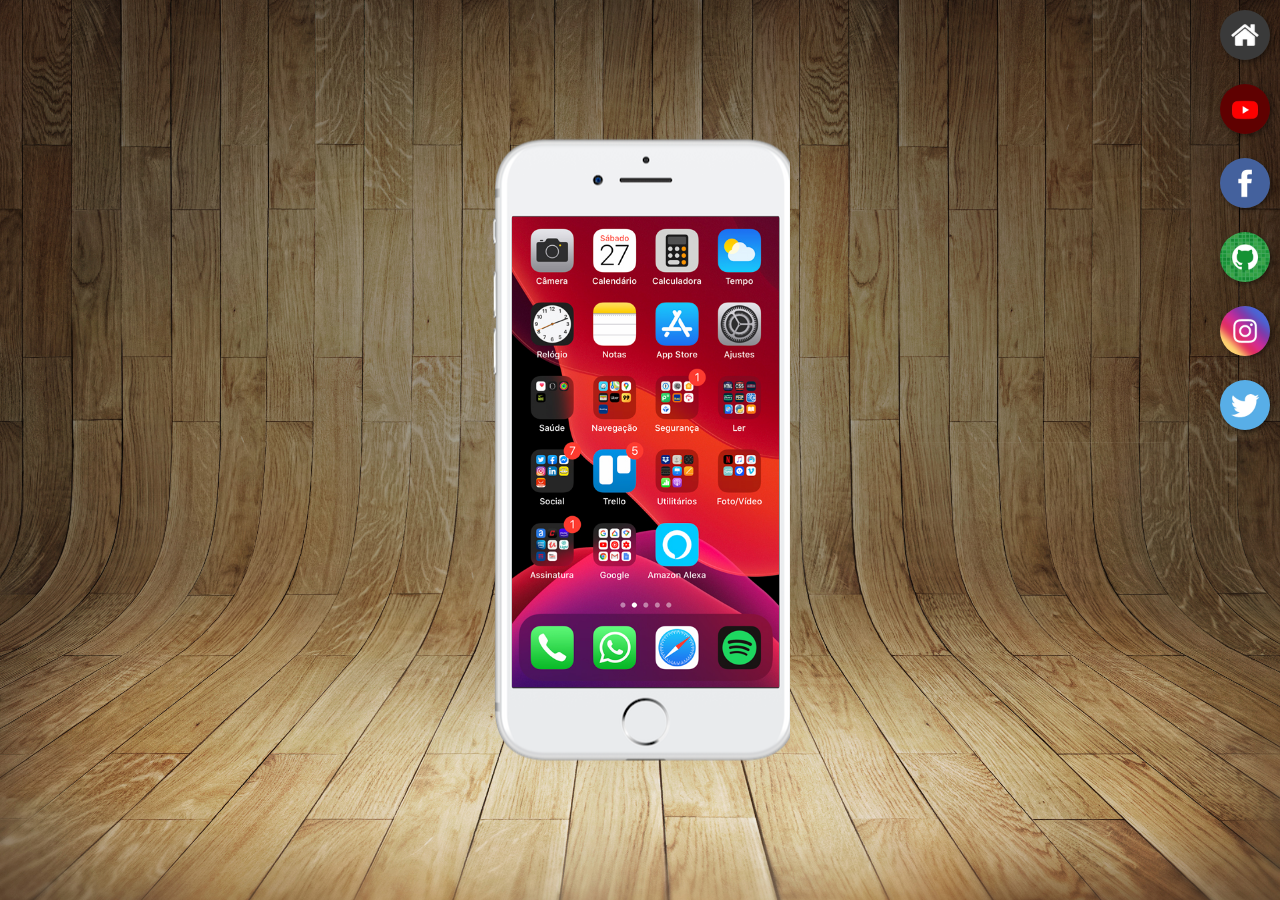
<file: index.html>
<!DOCTYPE html>
<html lang="pt-br">
<head>
    <meta charset="UTF-8">
    <meta name="viewport" content="width=device-width, initial-scale=1.0">
    <link rel="shortcut icon" href="favicon.ico" type="image/x-icon">
    <link rel="stylesheet" href="estilos/style.css">
    <title>Projetos Redes Sociais</title>
</head>
<body>
    <main>
        <section id="telefone">
            <iframe src="home.html" name="tela" id="tela" frameborder="0">
                Seu navegador não é compatível com isso.
            </iframe>
        </section>
        <section id="redes-sociais">
            <a href="home.html" target="tela"><img src="imagens/logo-home.jpg" alt="Home"></a><br>
            <a href="youtube.html" target="tela"><img src="imagens/logo-youtube.jpg" alt="Youtube"></a><br>
            <a href="facebook.html" target="tela"><img src="imagens/logo-facebook.jpg" alt="Facebook"></a><br>
            <a href="github.html" target="tela"><img src="imagens/logo-github.jpg" alt="Github"></a><br>
            <a href="instagram.html" target="tela"><img src="imagens/logo-instagram.jpg" alt="Instagram"></a><br>
            <a href="twitter.html" target="tela"><img src="imagens/logo-twitter.jpg" alt="Twitter"></a>
        </section>
    </main>
</body>
</html>
</file>
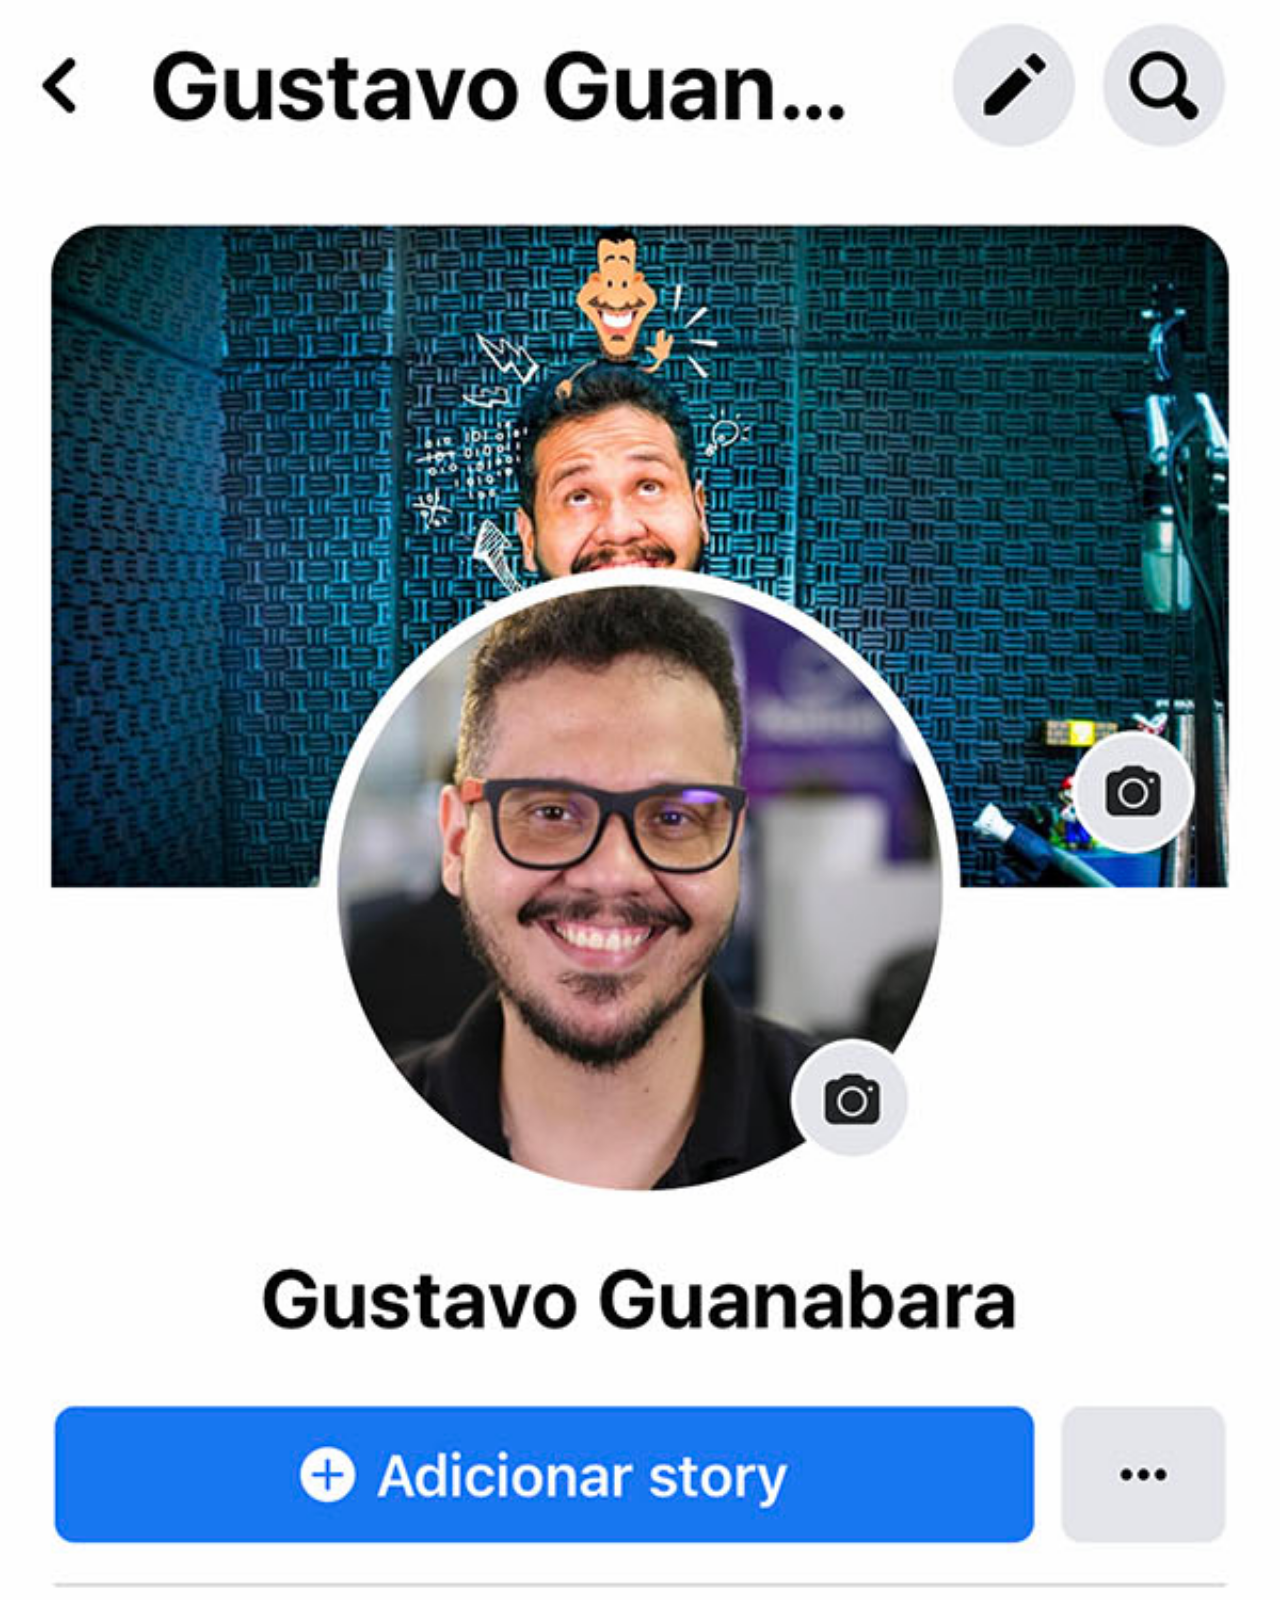
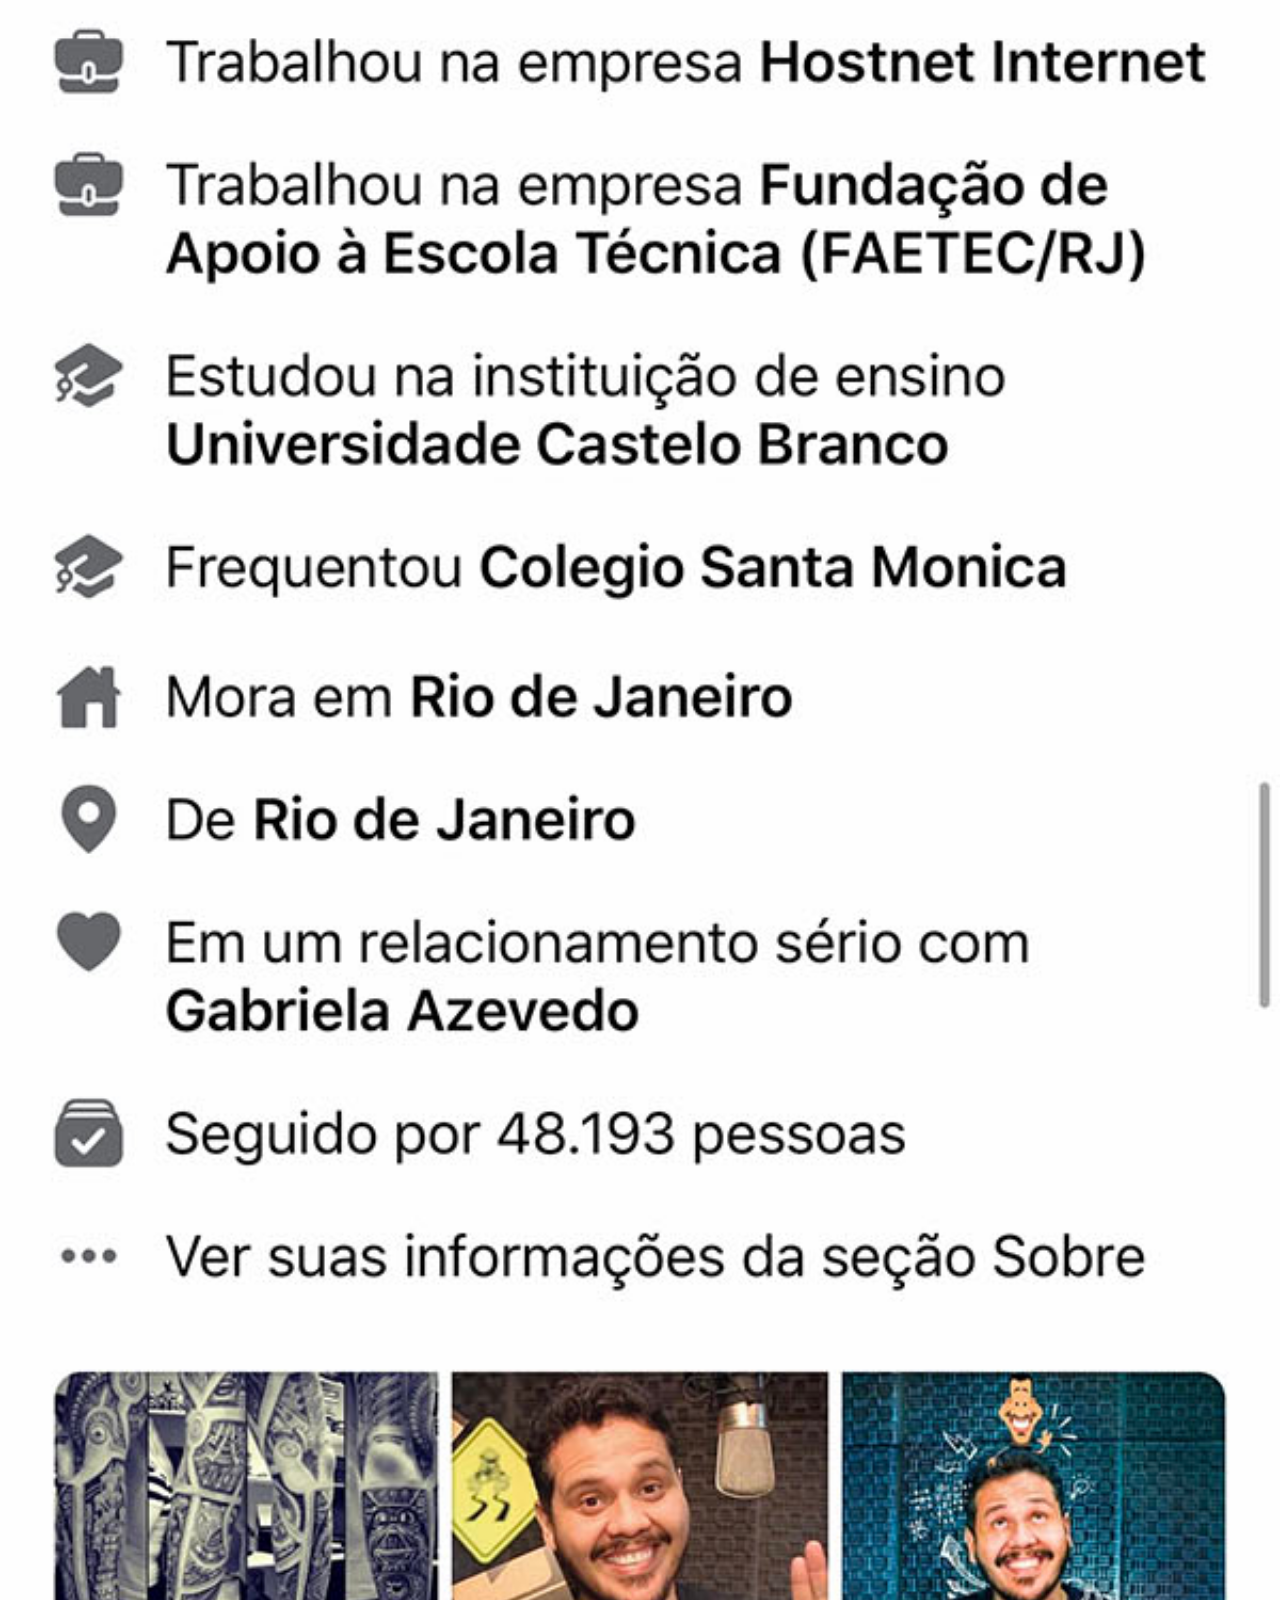
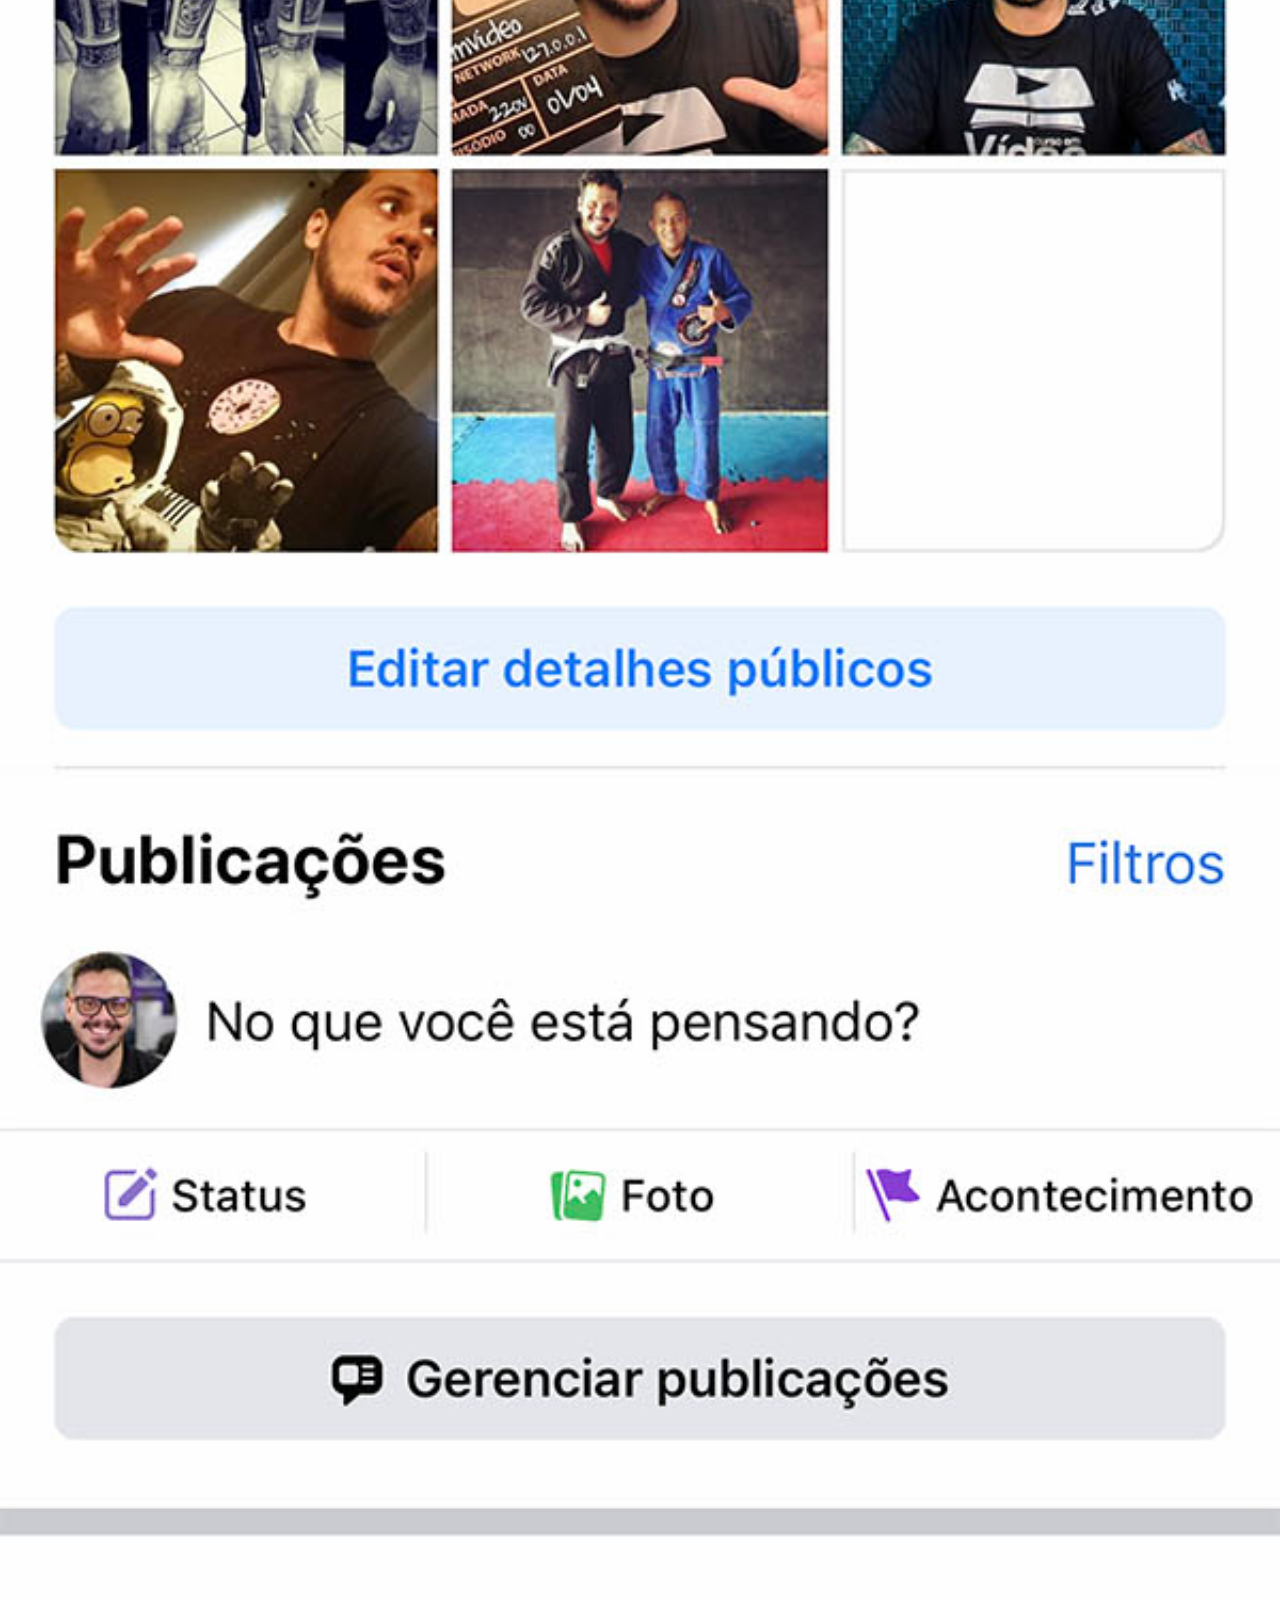
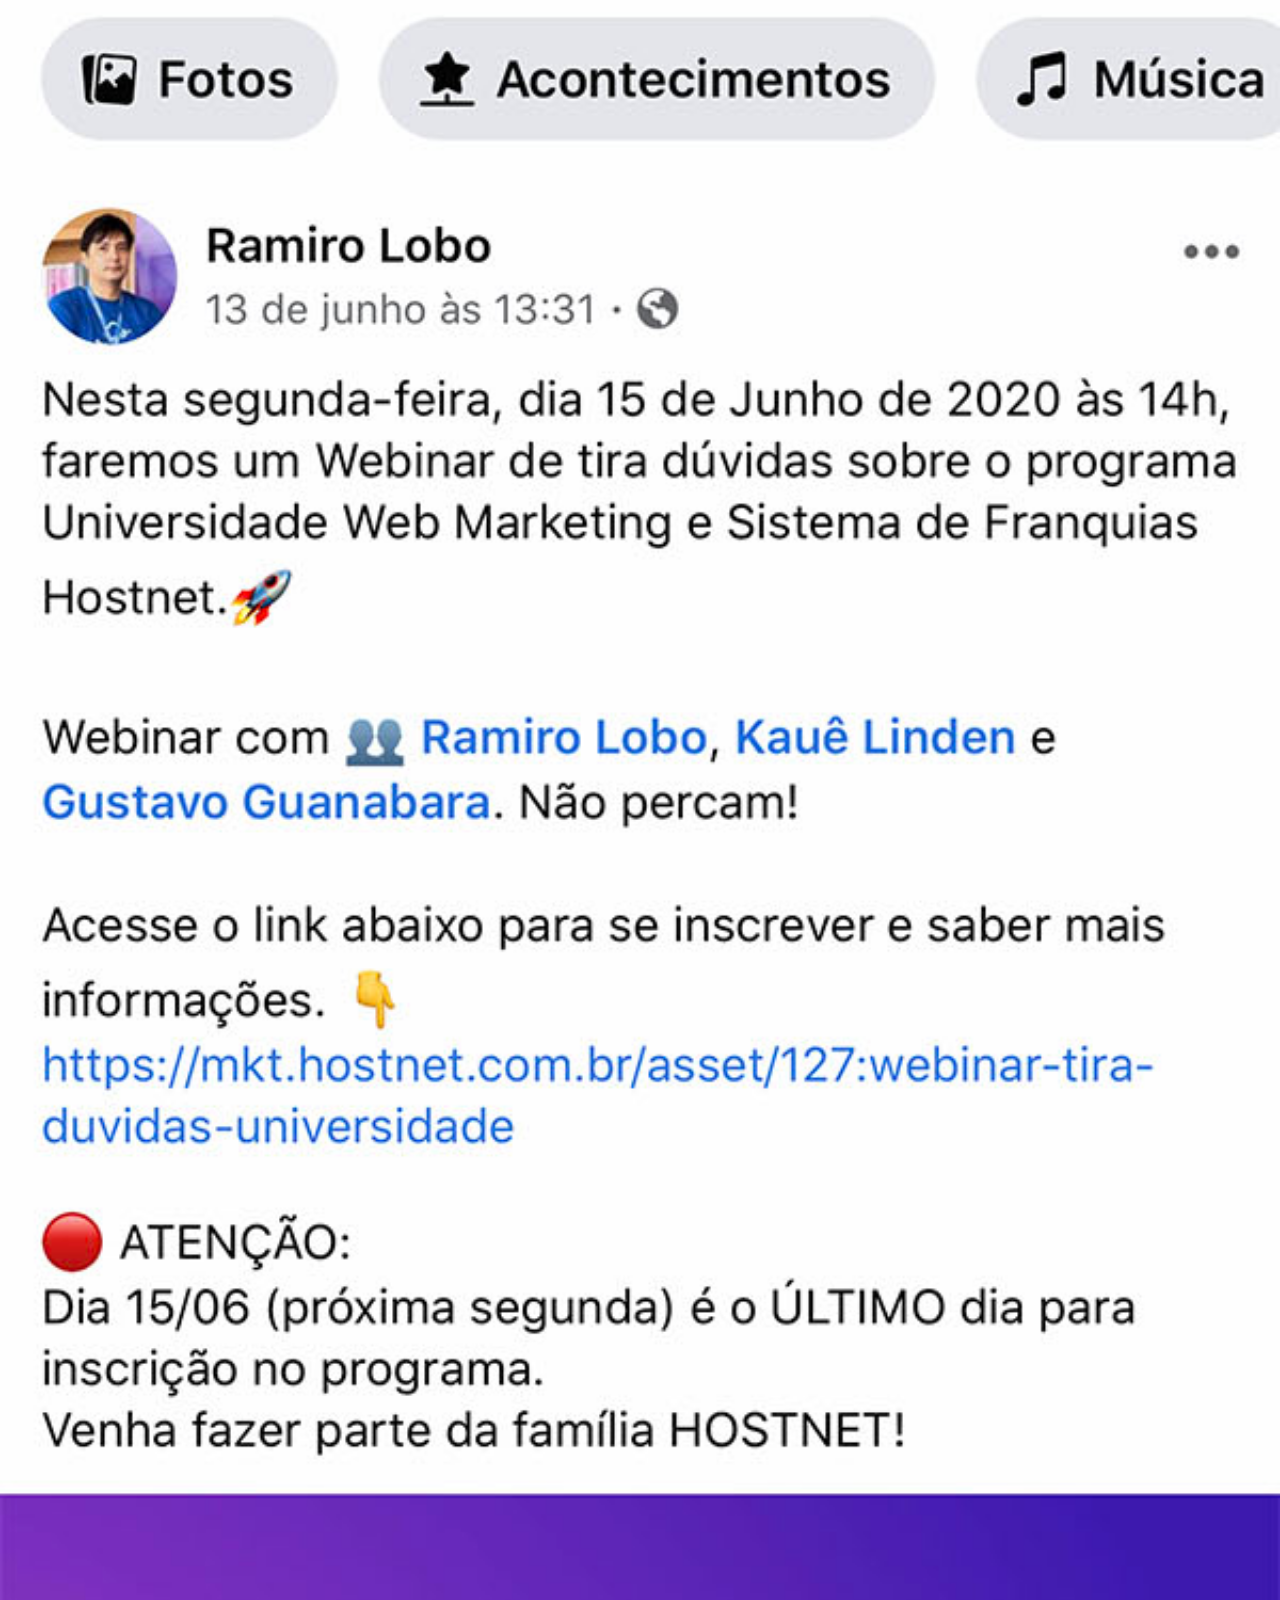
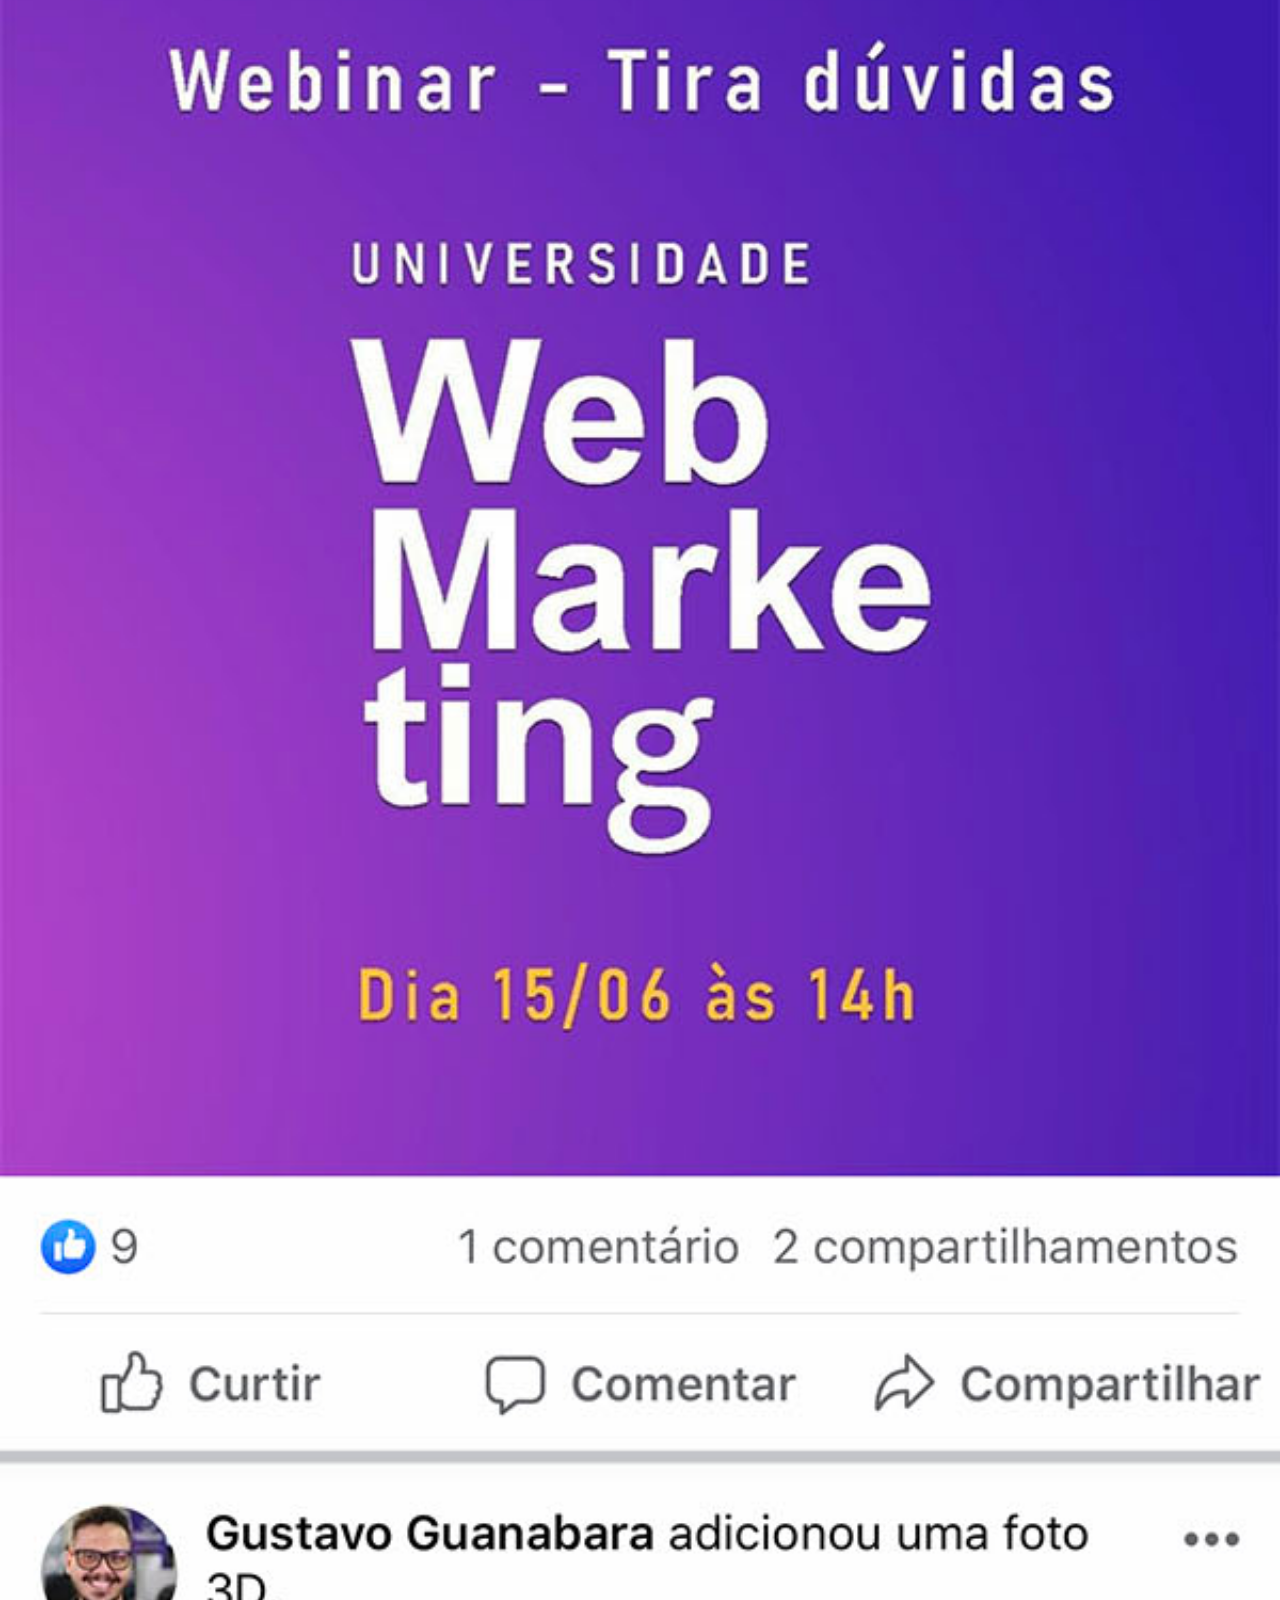
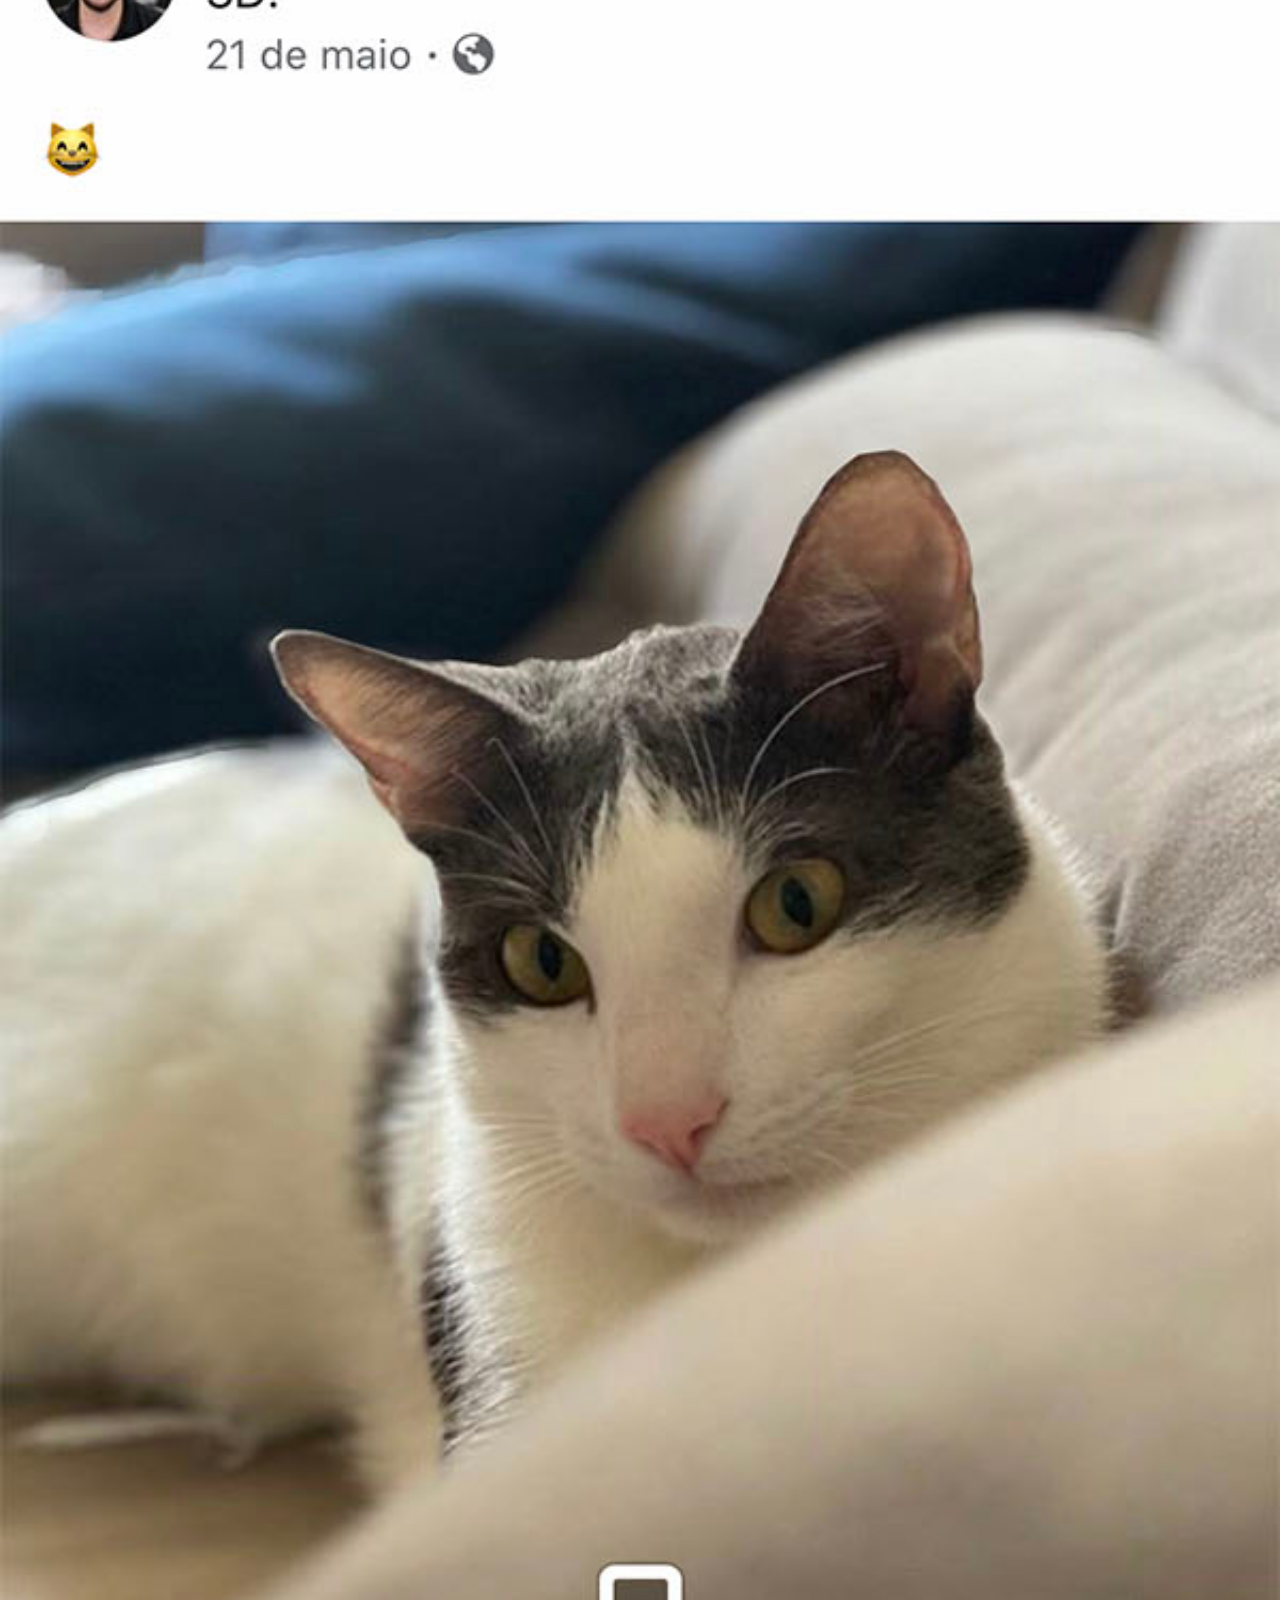
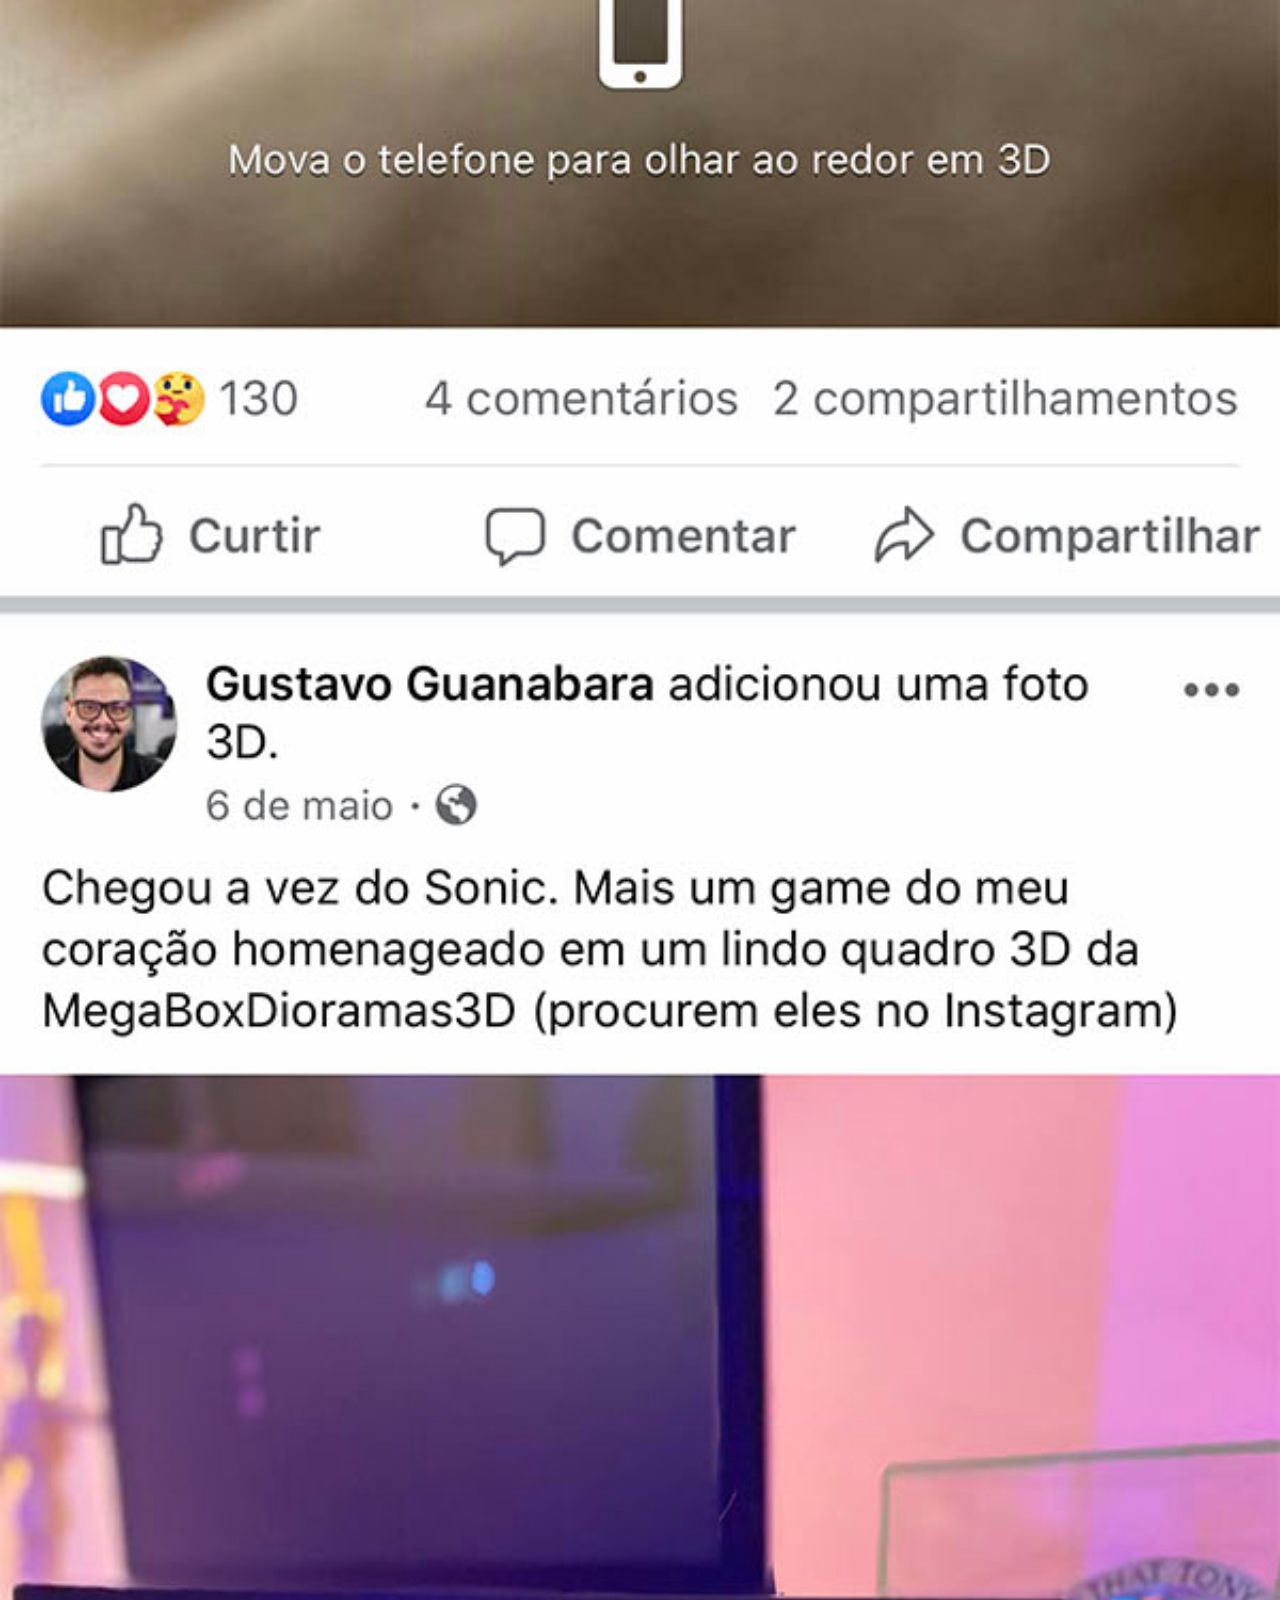
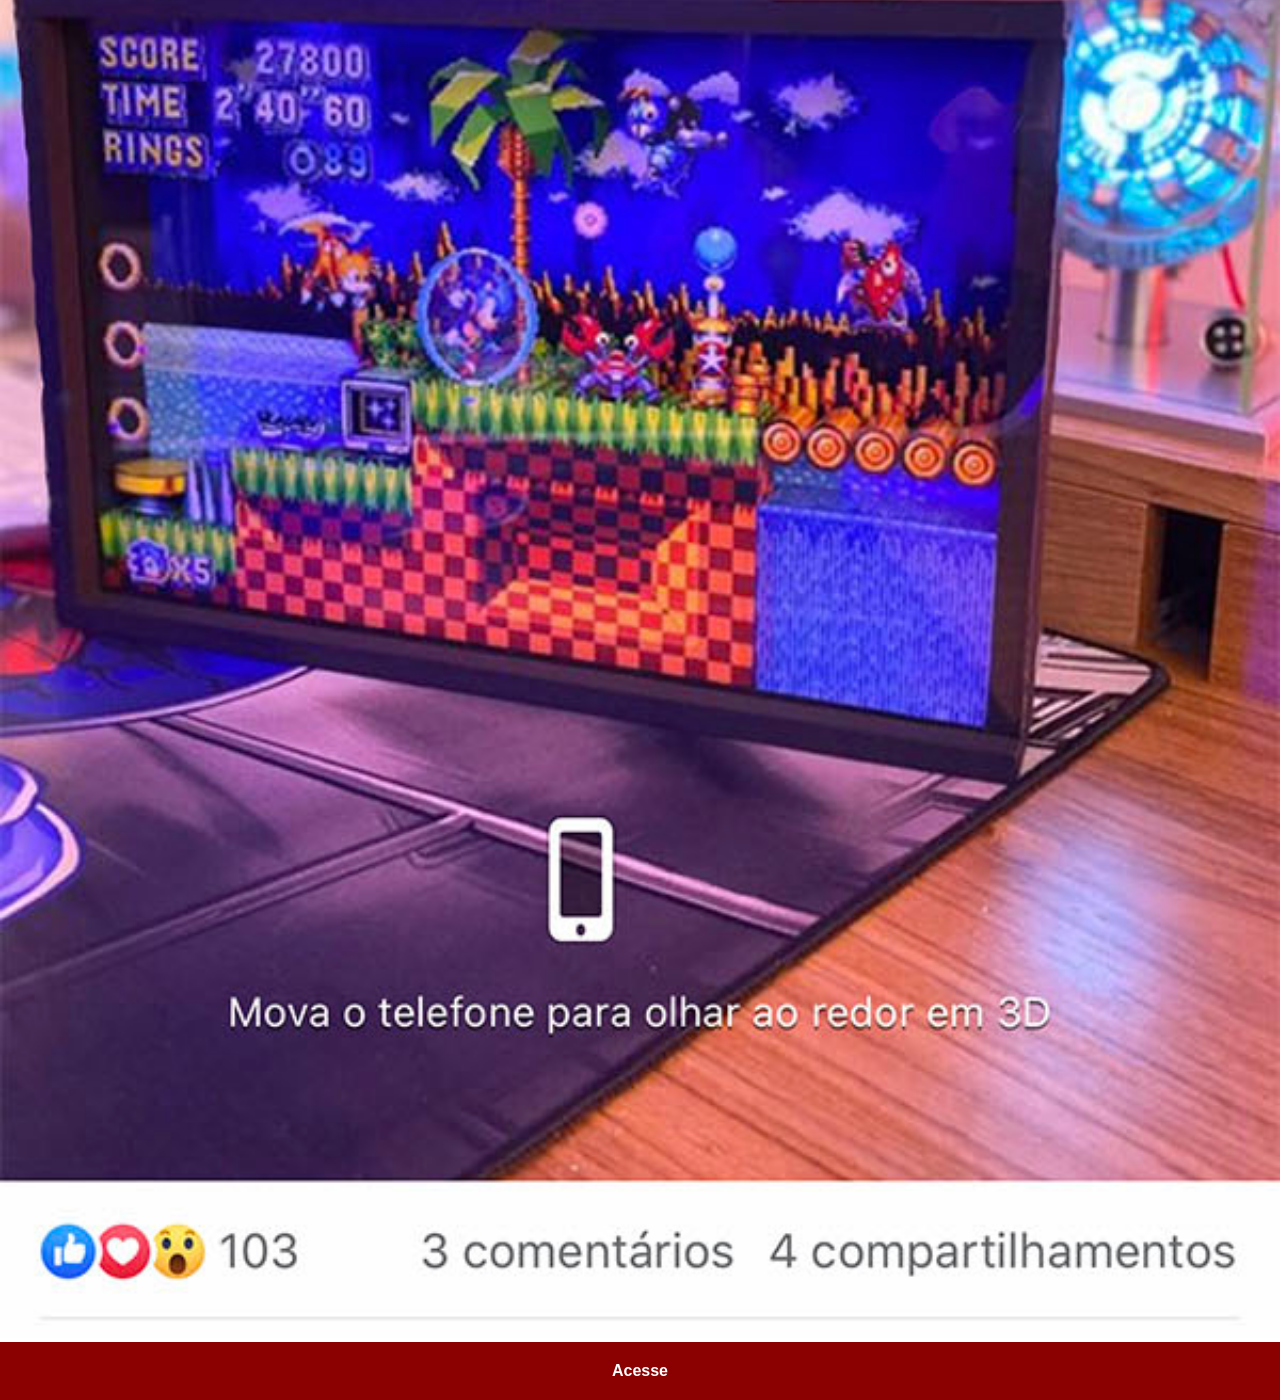
<file: facebook.html>
<!DOCTYPE html>
<html lang="pt-br">
<head>
    <meta charset="UTF-8">
    <meta name="viewport" content="width=device-width, initial-scale=1.0">
    <title>Facebook</title>
    <link rel="stylesheet" href="estilos/social.css">
</head>
<body>
    <img src="imagens/tela-facebook.jpg" alt="Facebook">
    <a href="https://www.facebook.com/?locale=pt_BR" target="_blank">Acesse</a>
</body>
</html>
</file>
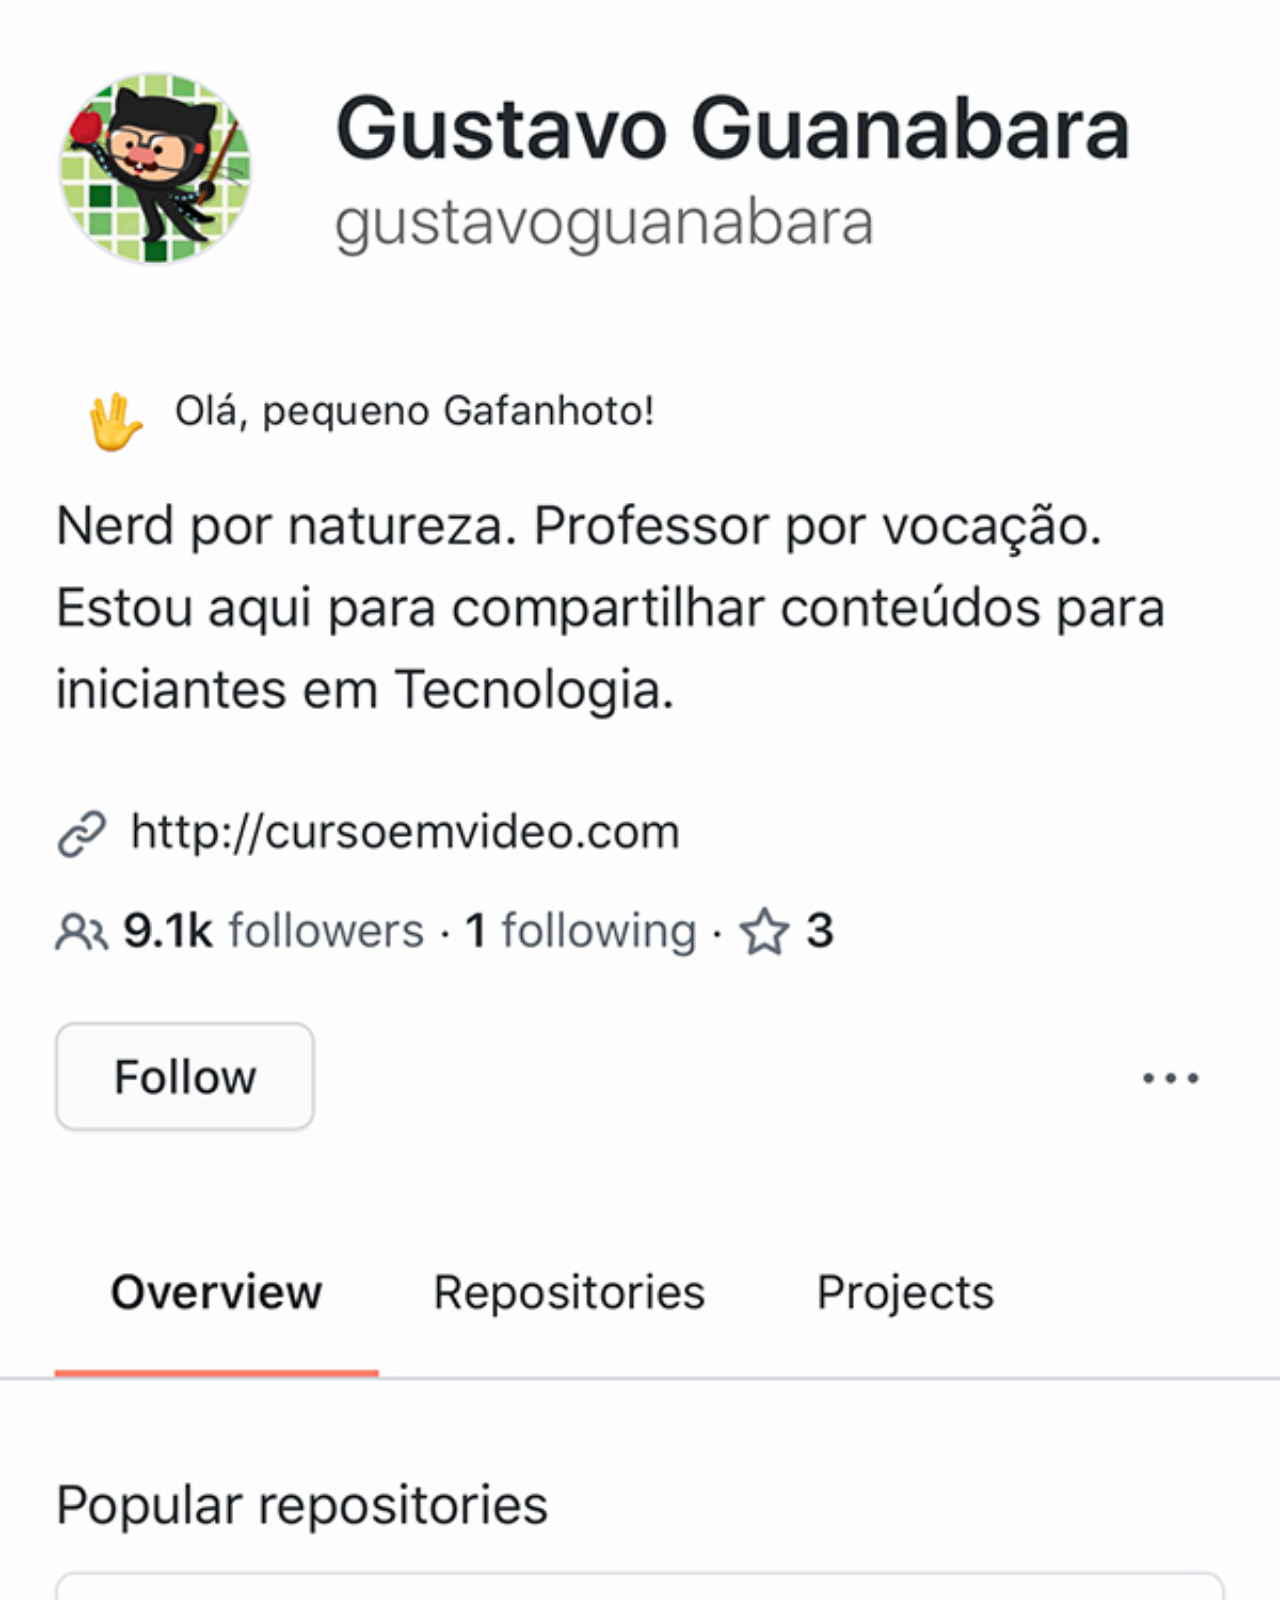
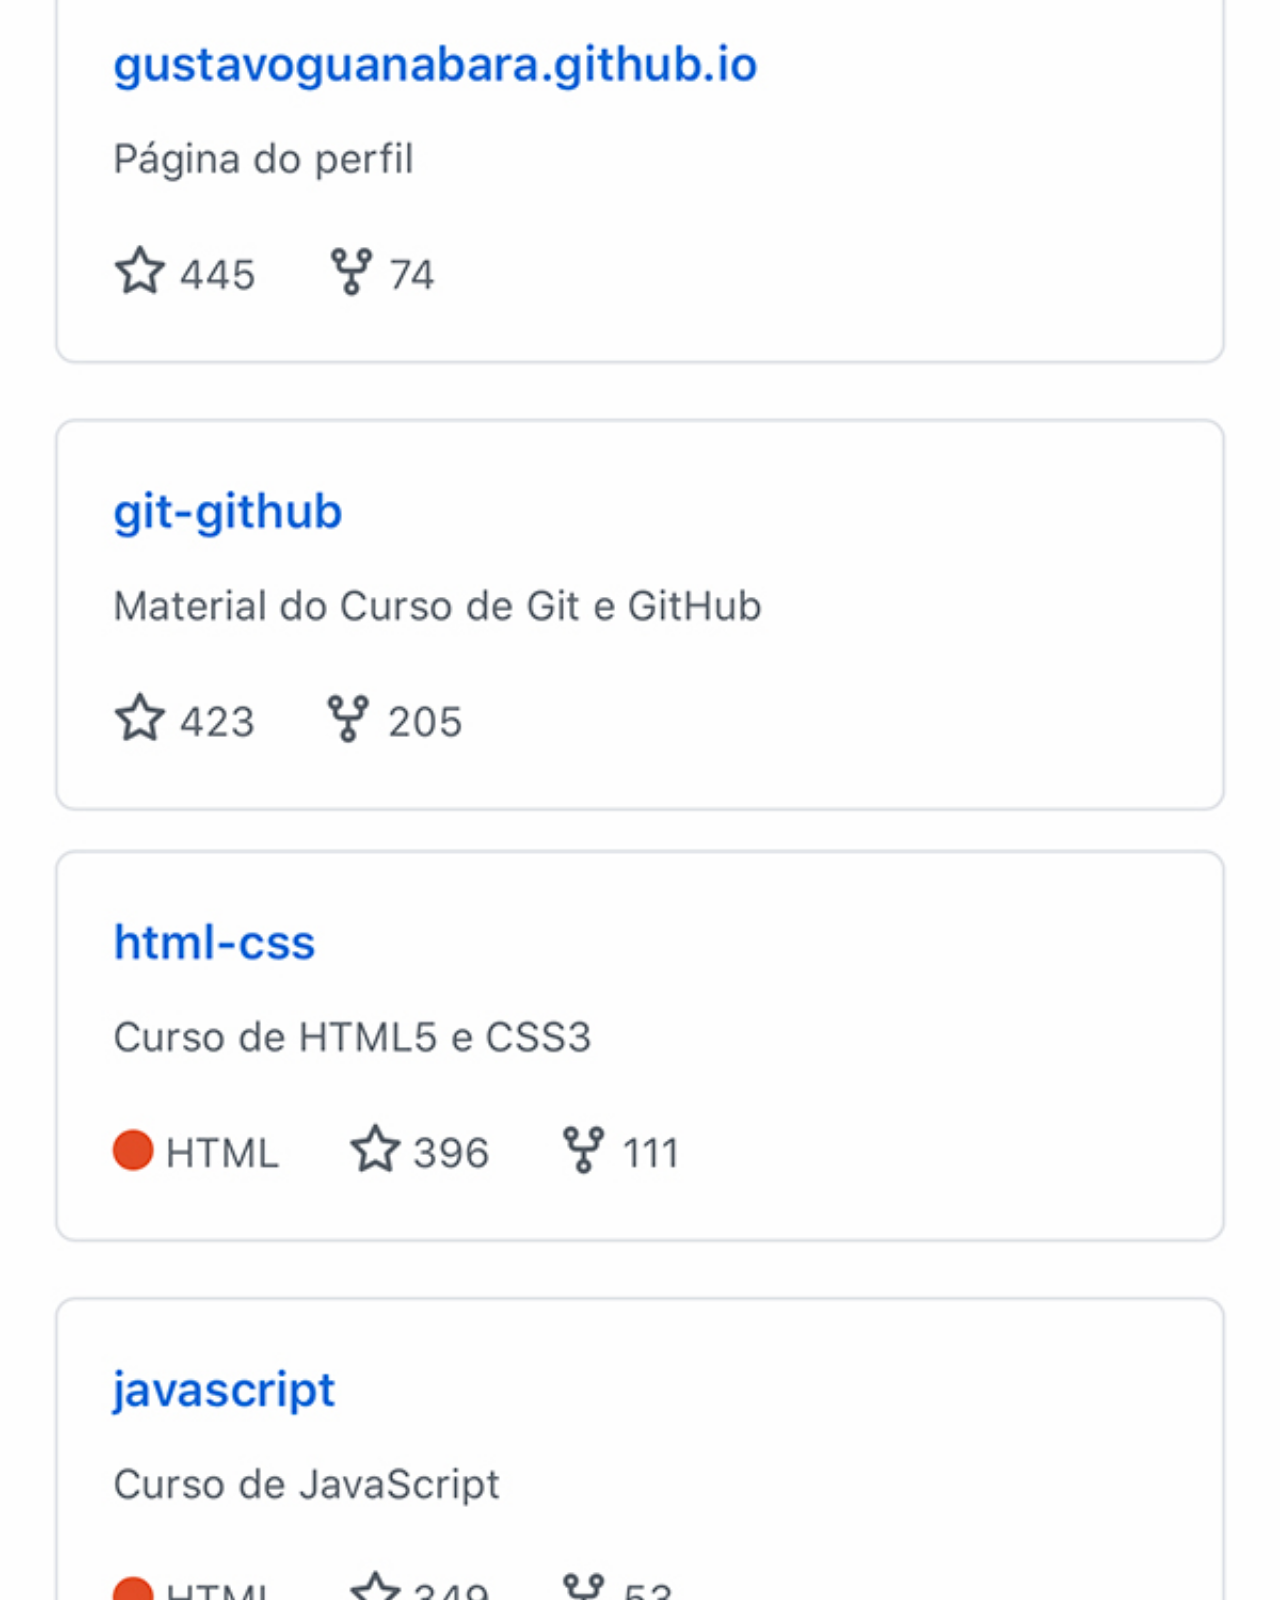
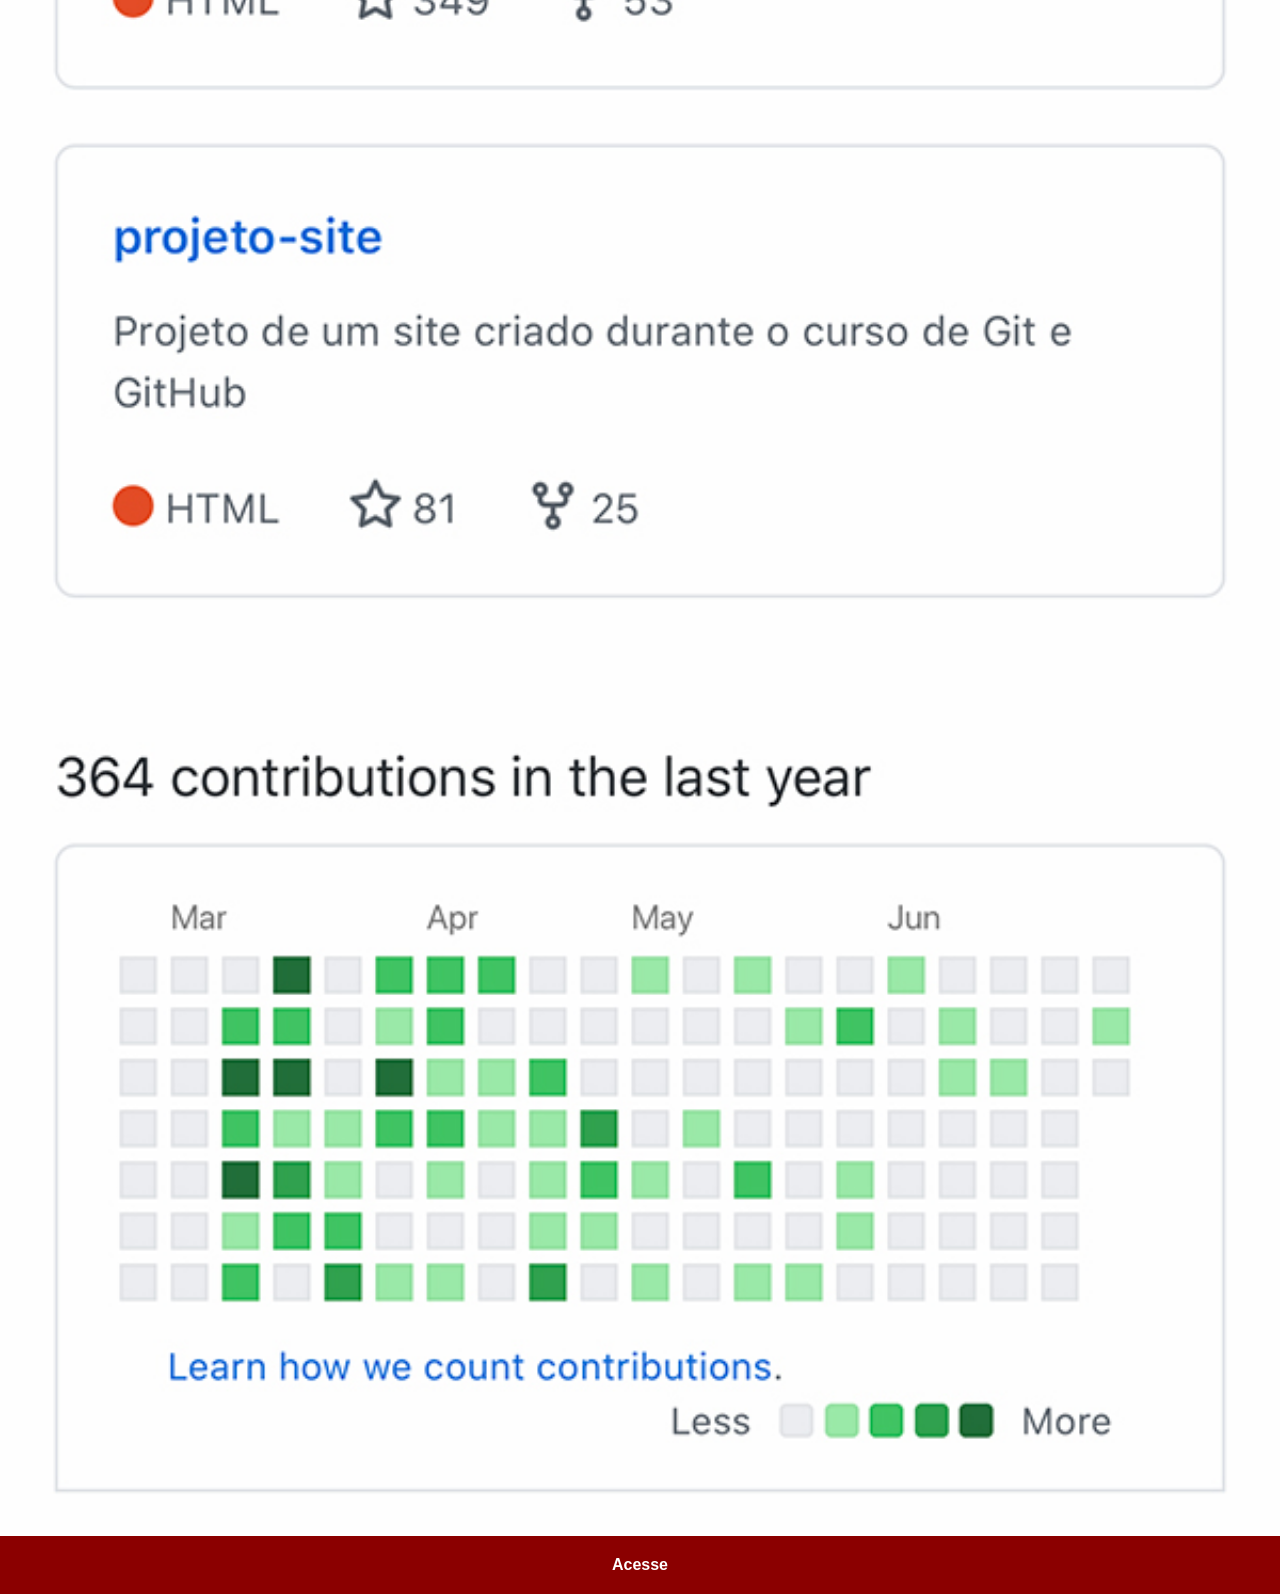
<file: github.html>
<!DOCTYPE html>
<html lang="pt-br">
<head>
    <meta charset="UTF-8">
    <meta name="viewport" content="width=device-width, initial-scale=1.0">
    <title>Github</title>
    <link rel="stylesheet" href="estilos/social.css">
</head>
<body>
    <img src="imagens/tela-github.jpg" alt="Github">
    <a href="https://github.com/MBS2025" target="_blank">Acesse</a>
</body>
</html>
</file>
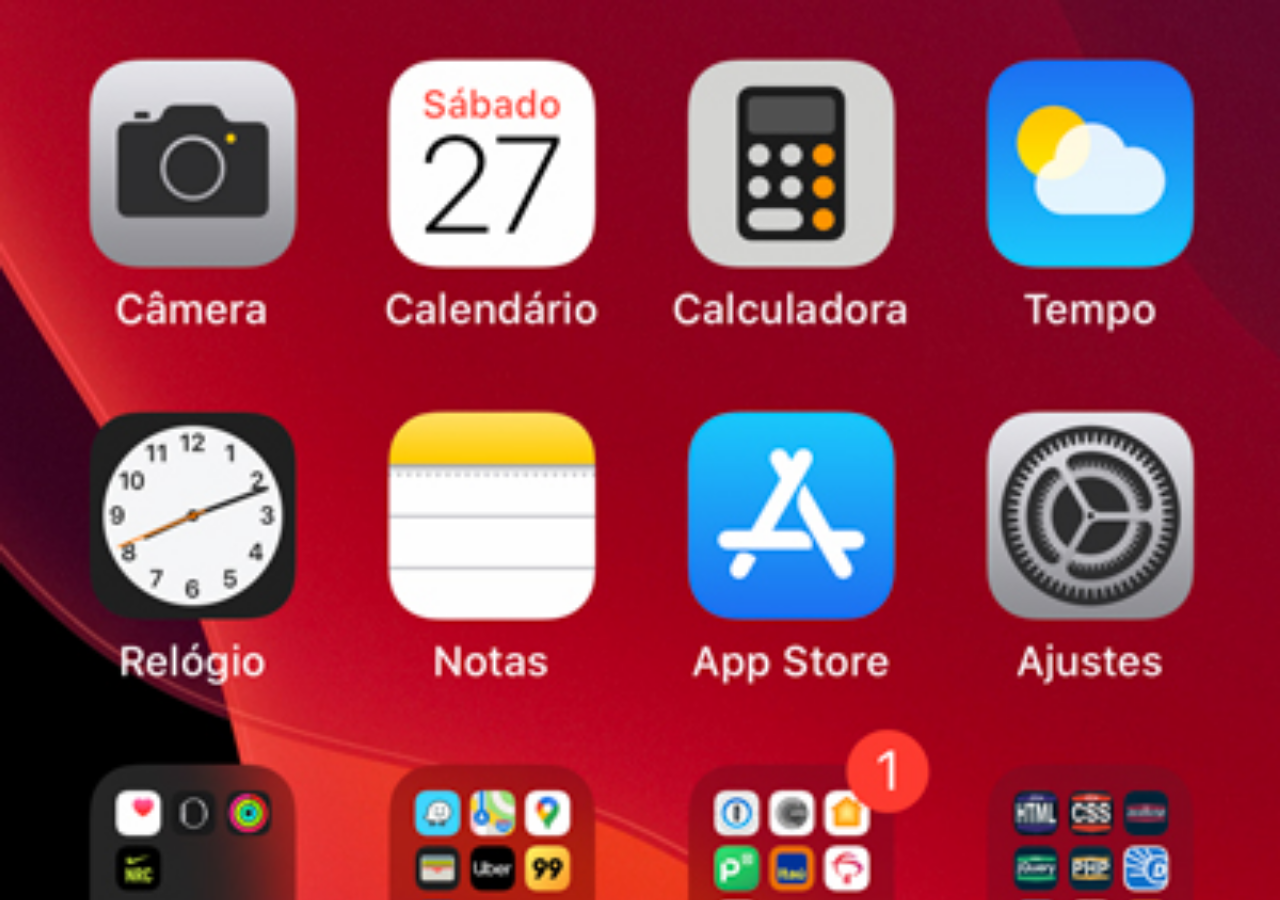
<file: home.html>
<!DOCTYPE html>
<html lang="pt-br">
<head>
    <meta charset="UTF-8">
    <meta name="viewport" content="width=device-width, initial-scale=1.0">
    <title>Home</title>
</head>
<style>
    * {
        margin: 0px;
        padding: 0px;
    }

    body {
        width: 100vw;
        height: 100vh;
        background: black url('imagens/tela-home.jpg') no-repeat top center;
        background-size: cover;
    }
</style>
<body>
    
</body>
</html>
</file>
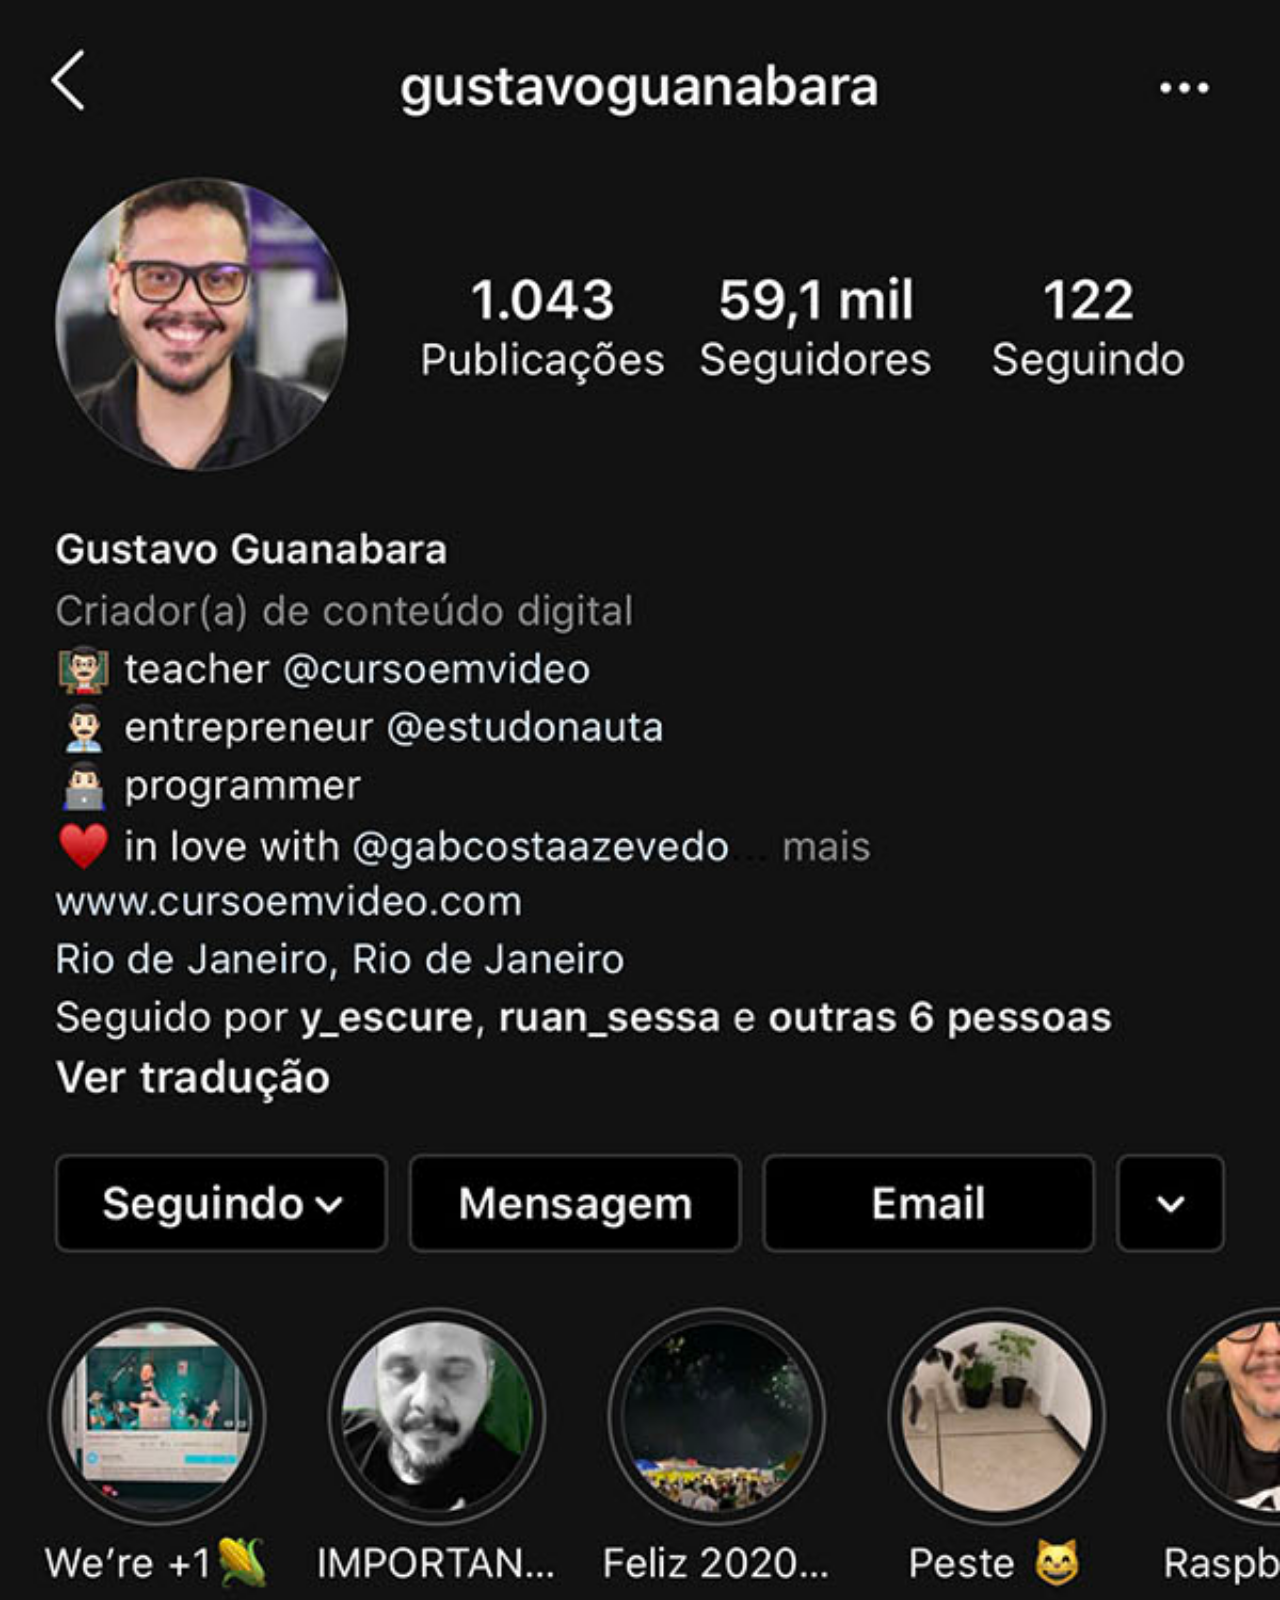
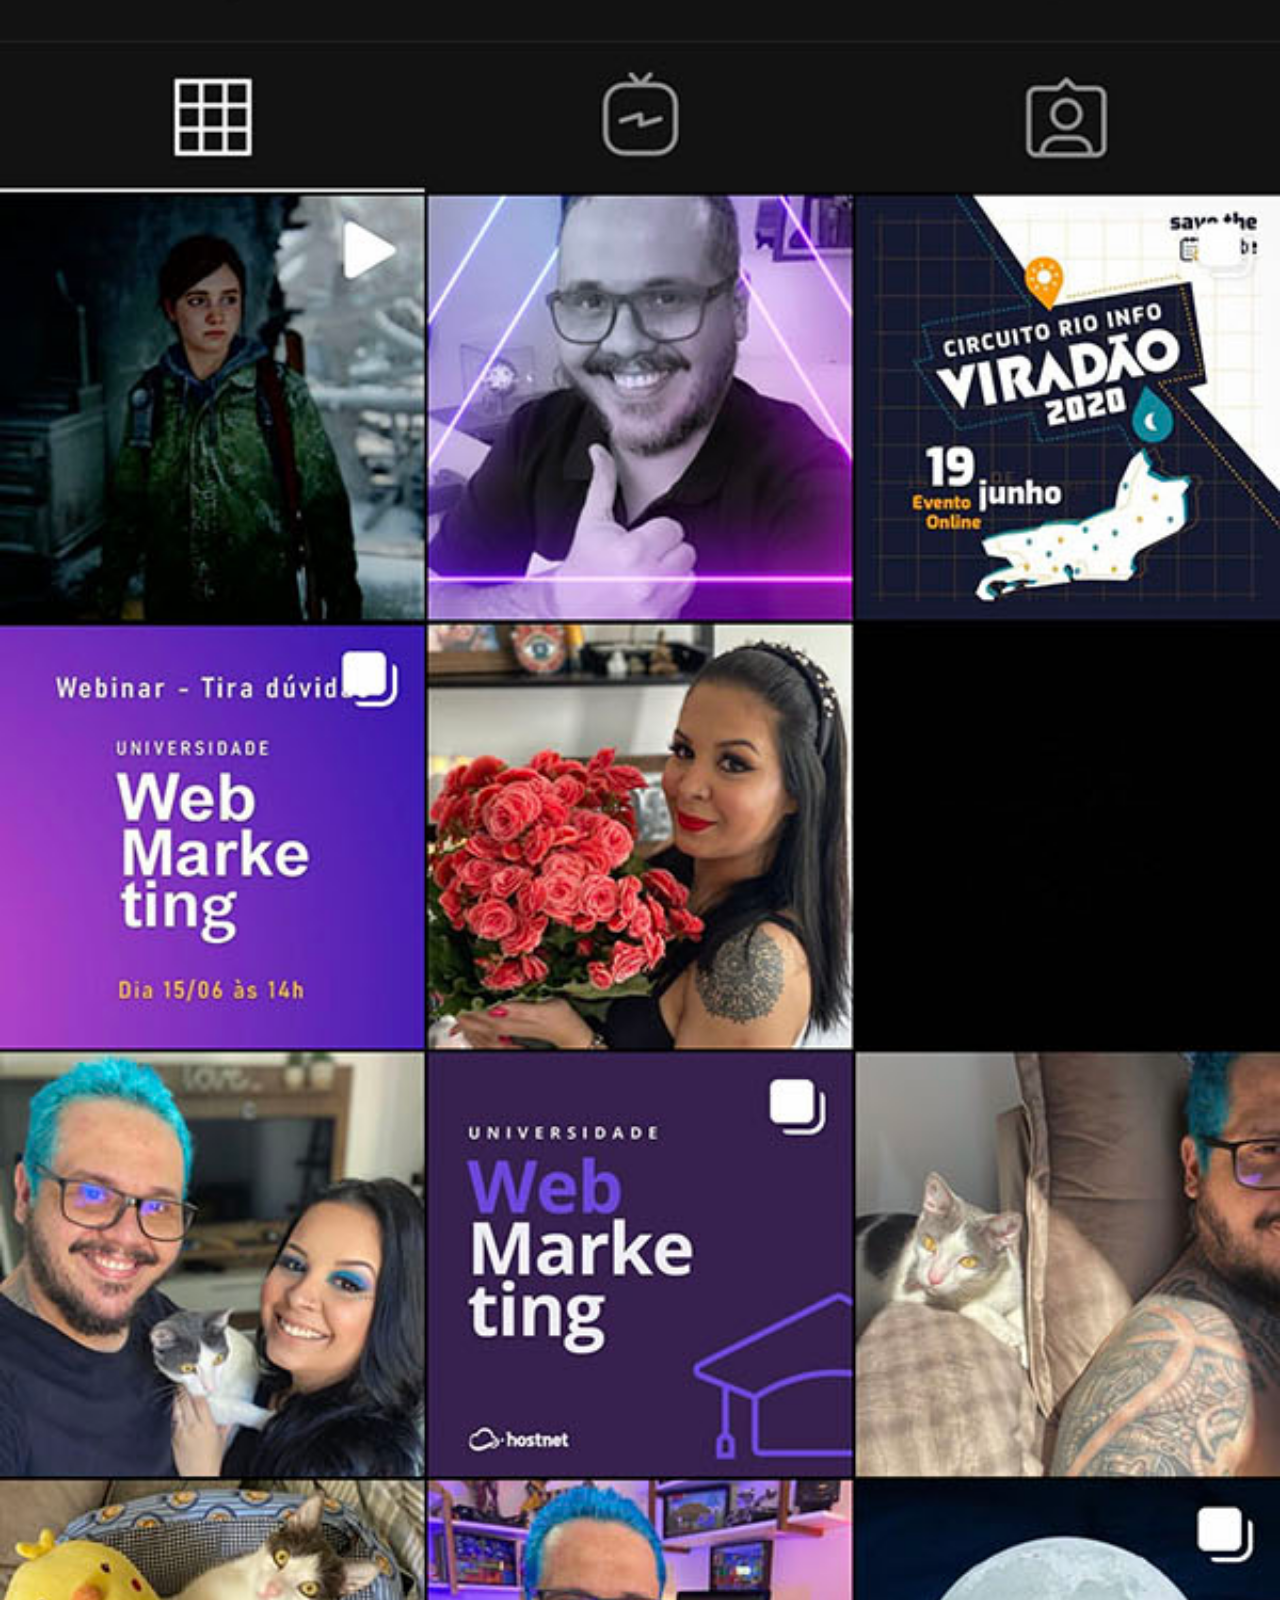
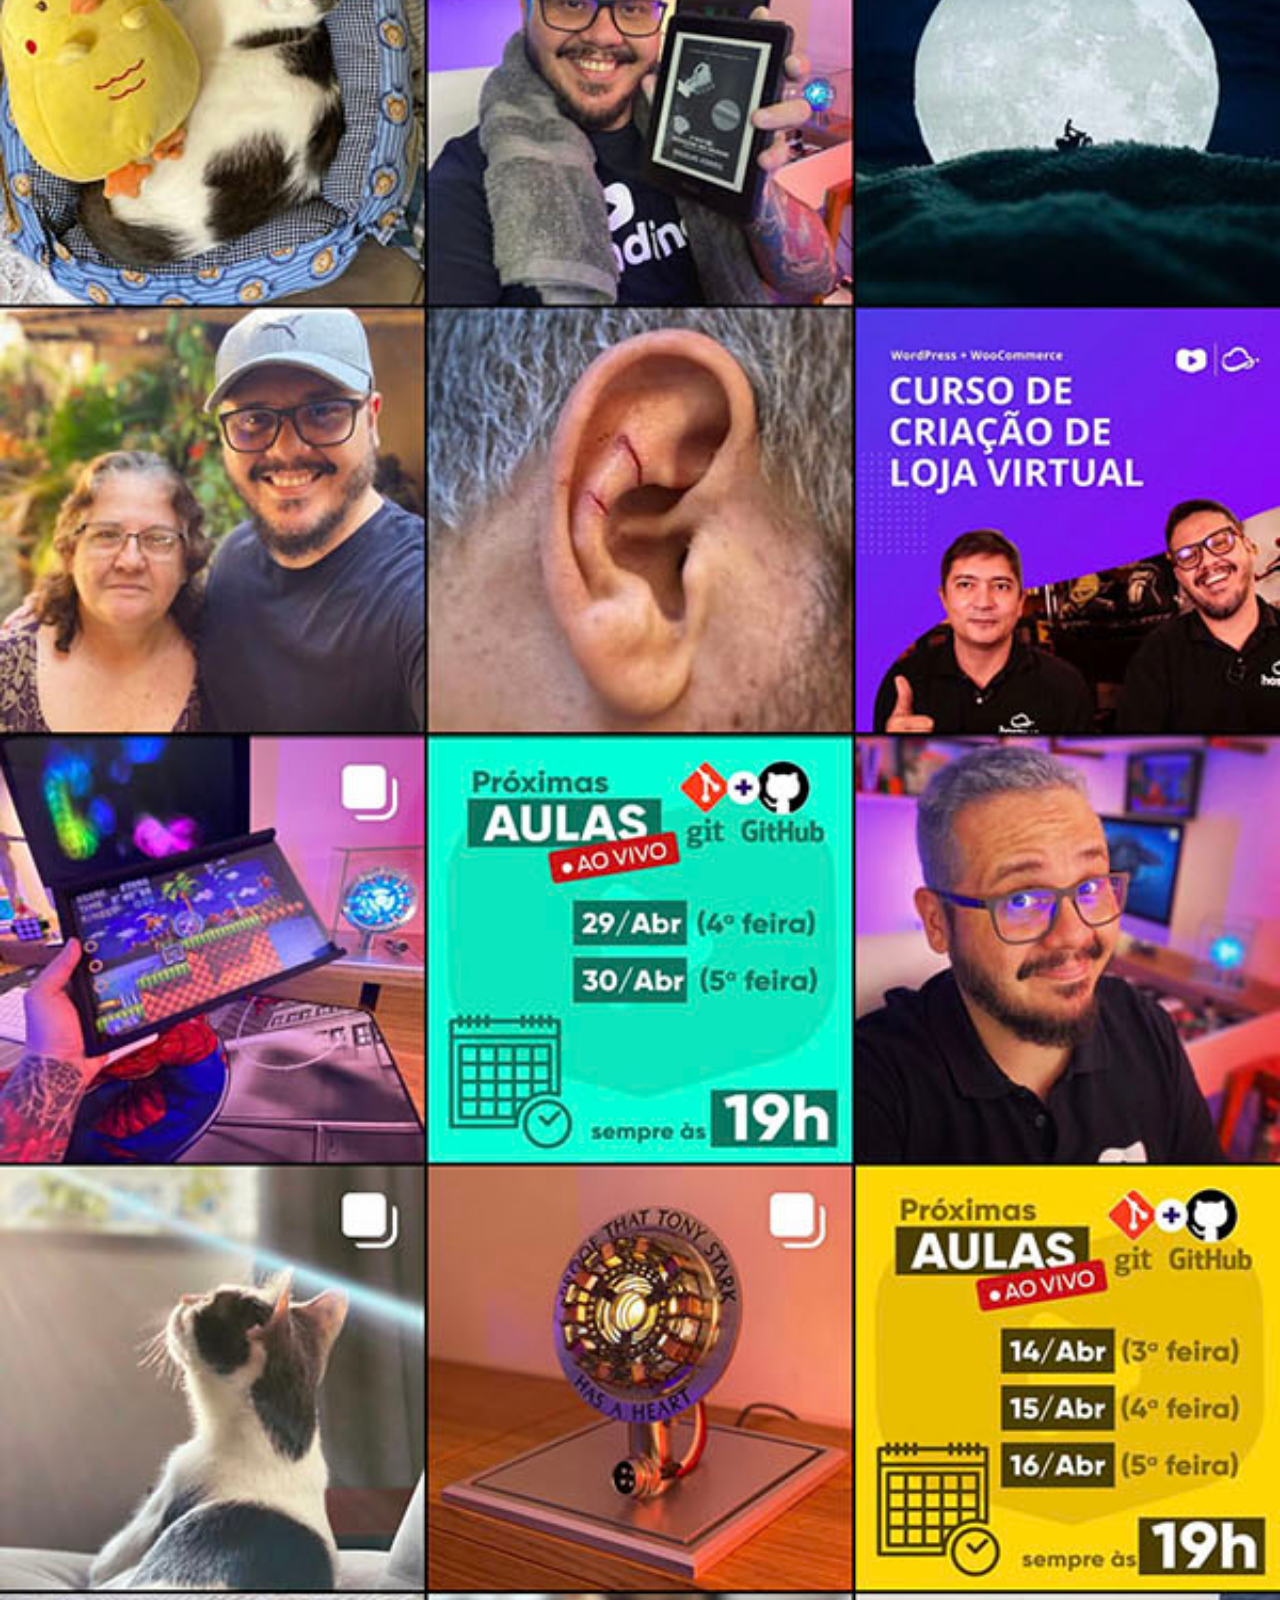
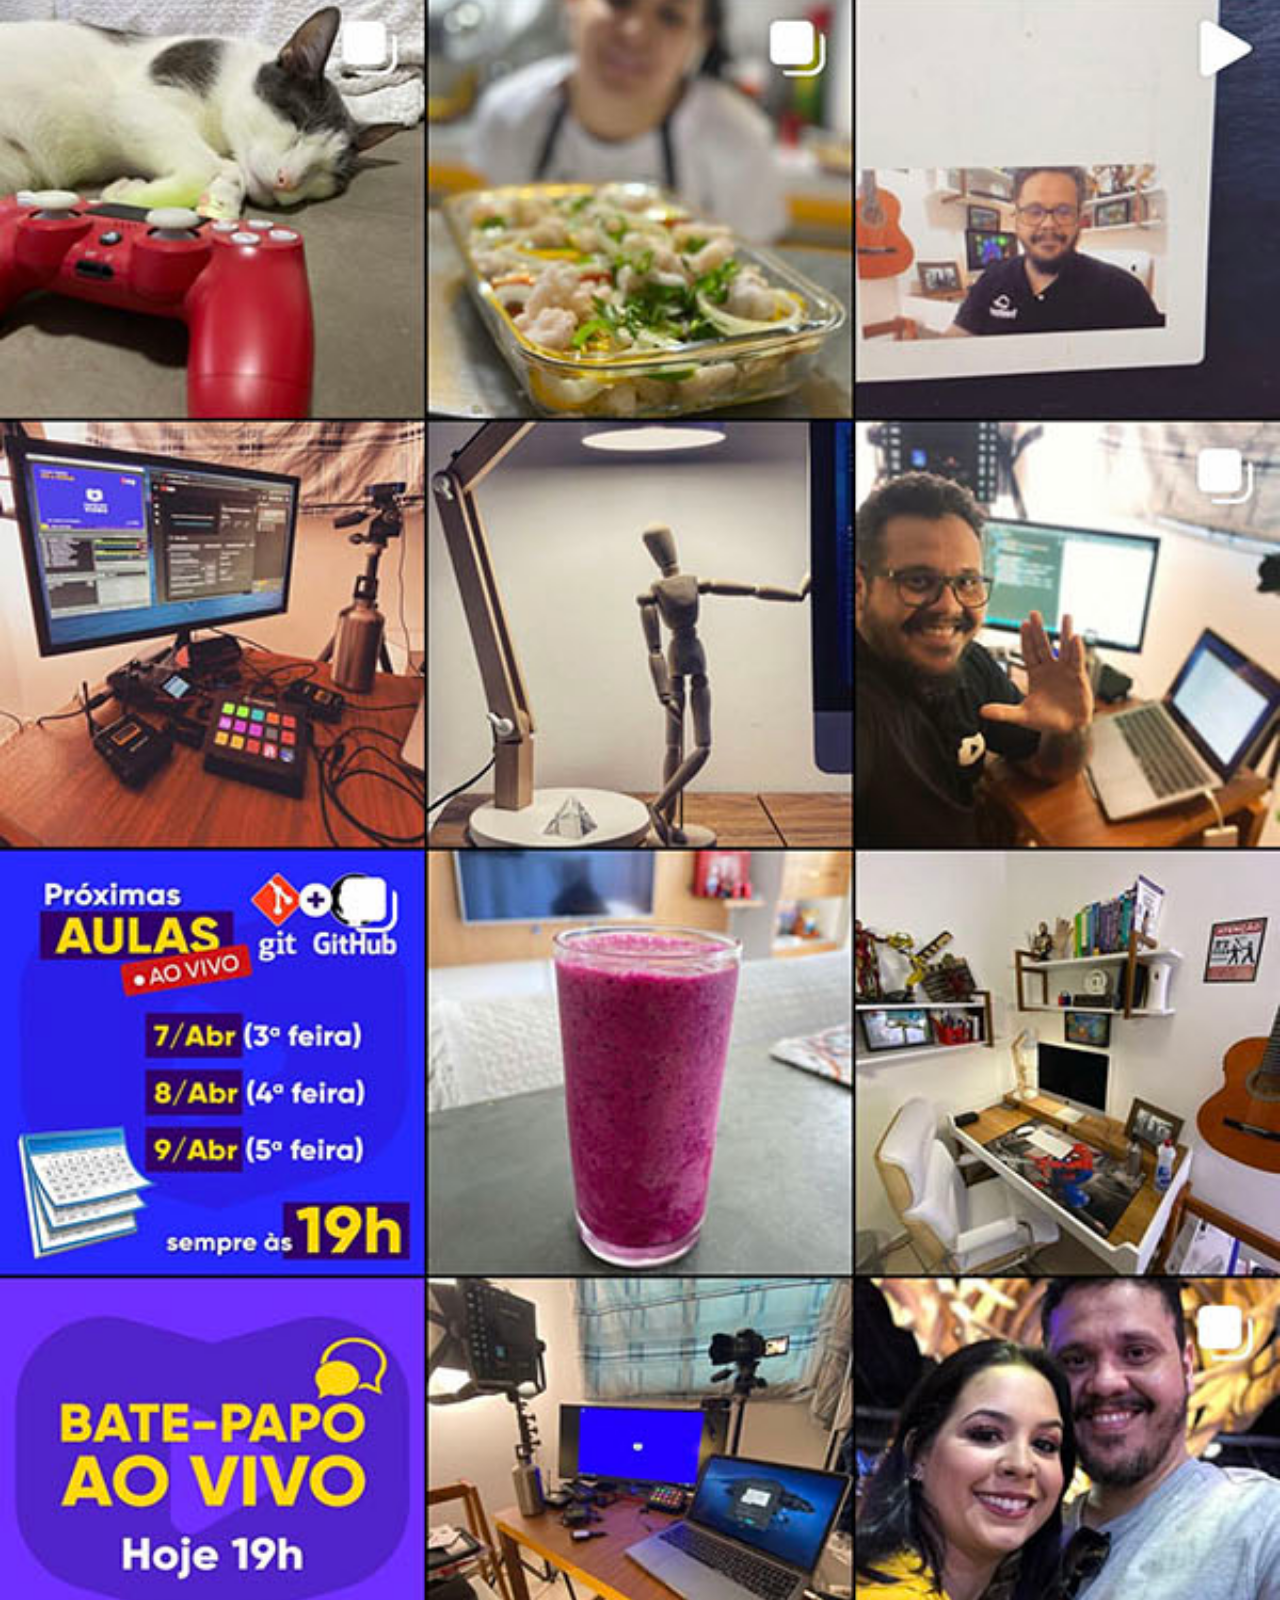
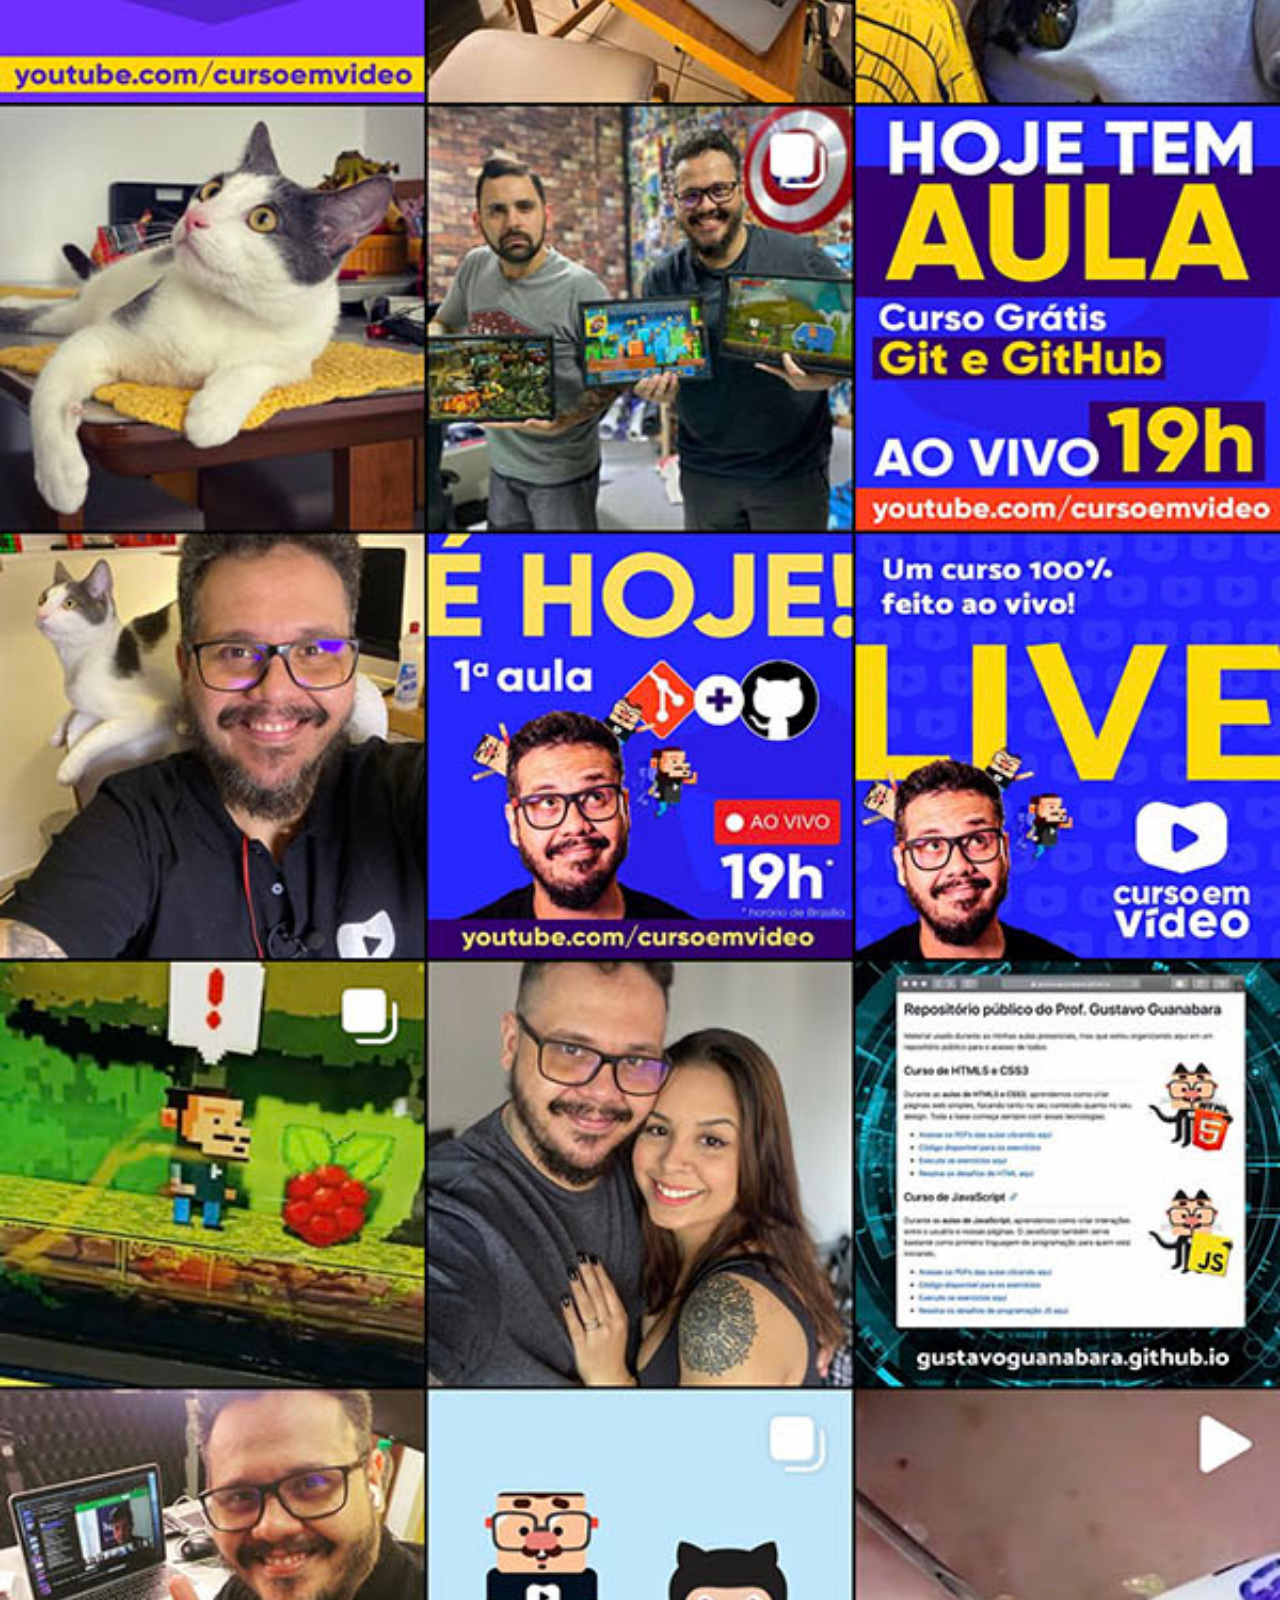
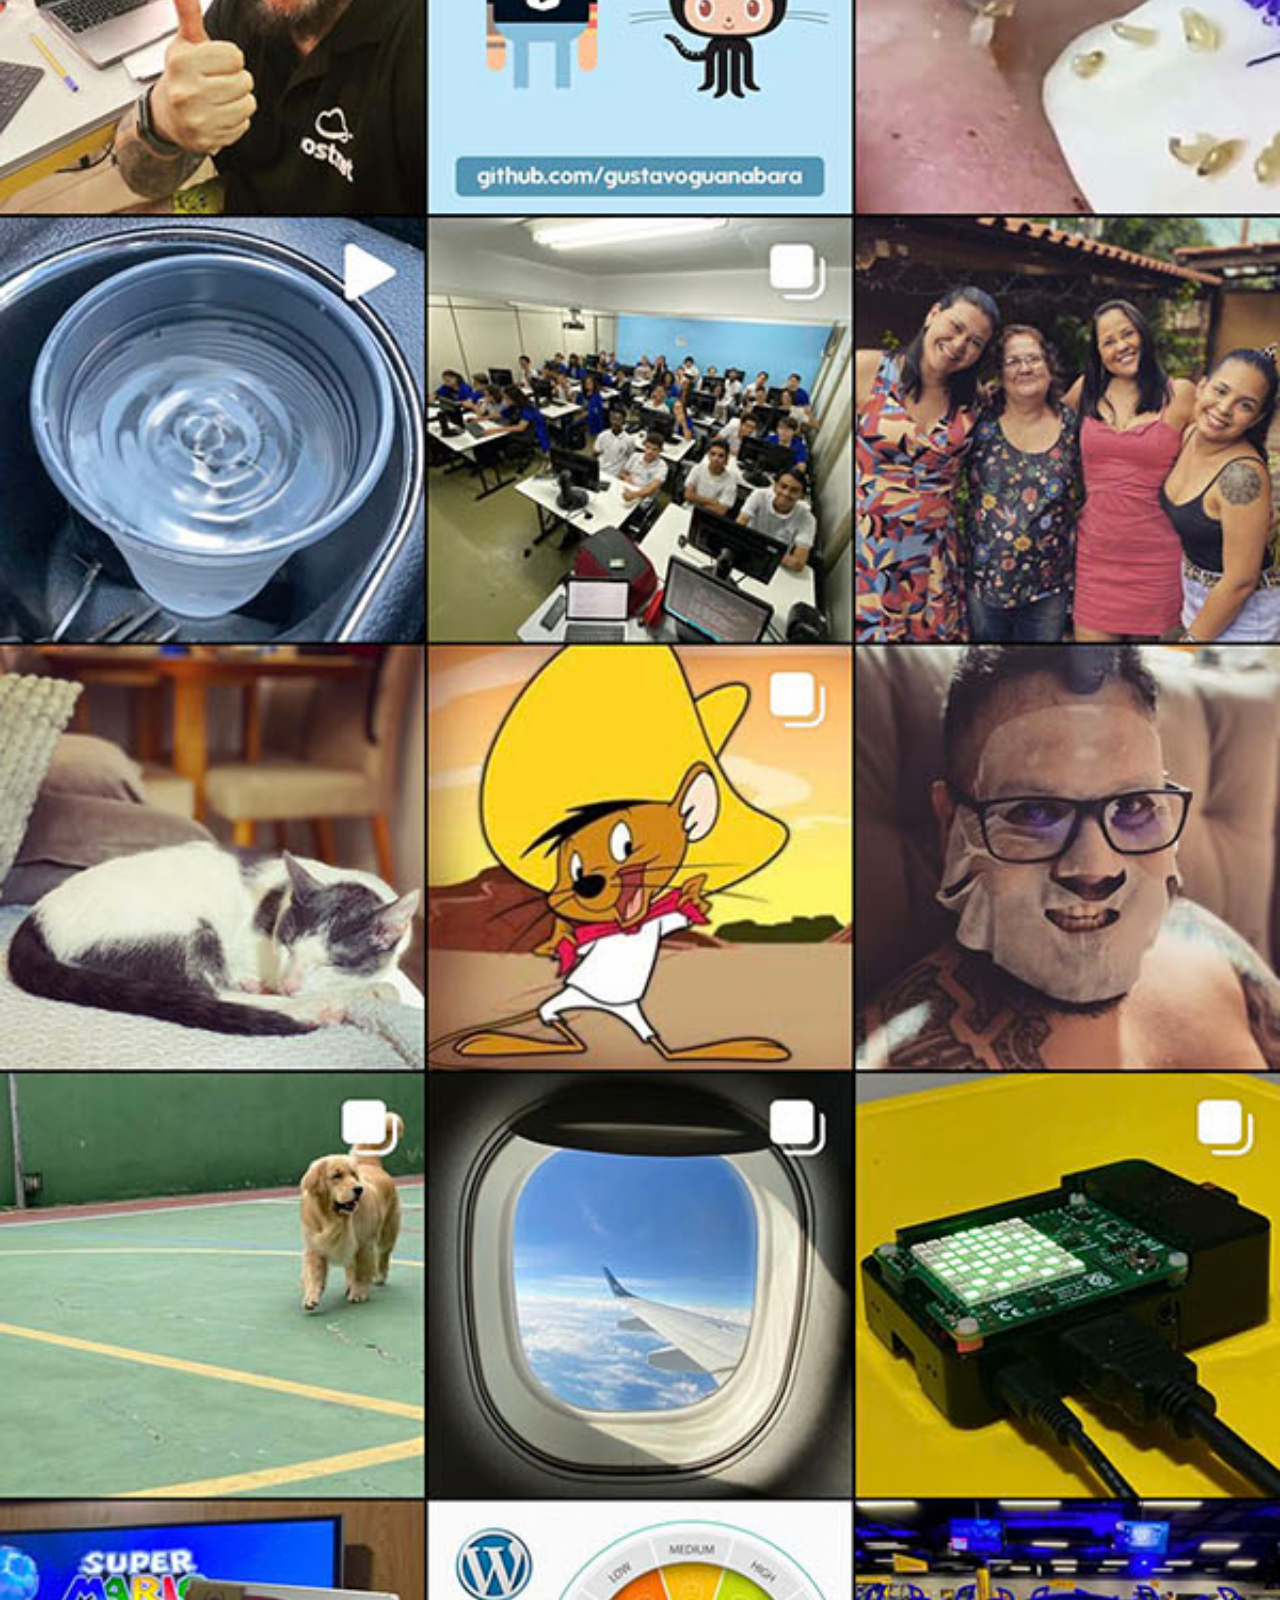
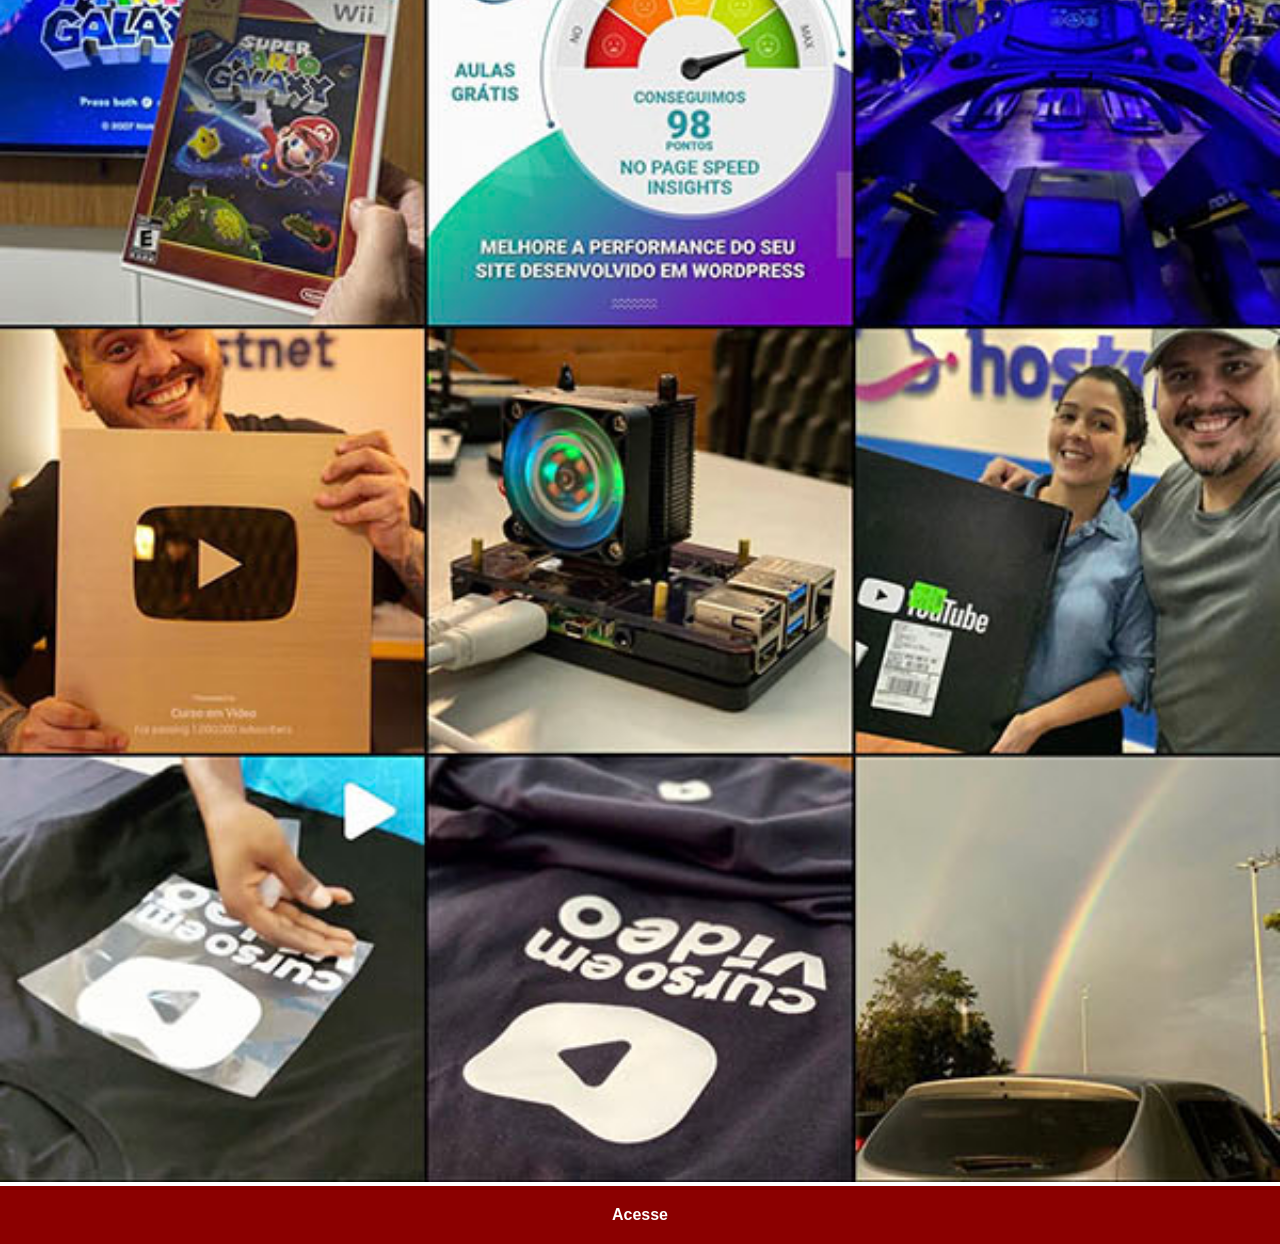
<file: instagram.html>
<!DOCTYPE html>
<html lang="pt-br">
<head>
    <meta charset="UTF-8">
    <meta name="viewport" content="width=device-width, initial-scale=1.0">
    <title>Instagram</title>
    <link rel="stylesheet" href="estilos/social.css">
</head>
<body>
   <img src="imagens/tela-instagram.jpg" alt="Instagram"> 
   <a href="https://www.instagram.com/" target="_blank">Acesse</a>
</body>
</html>
</file>
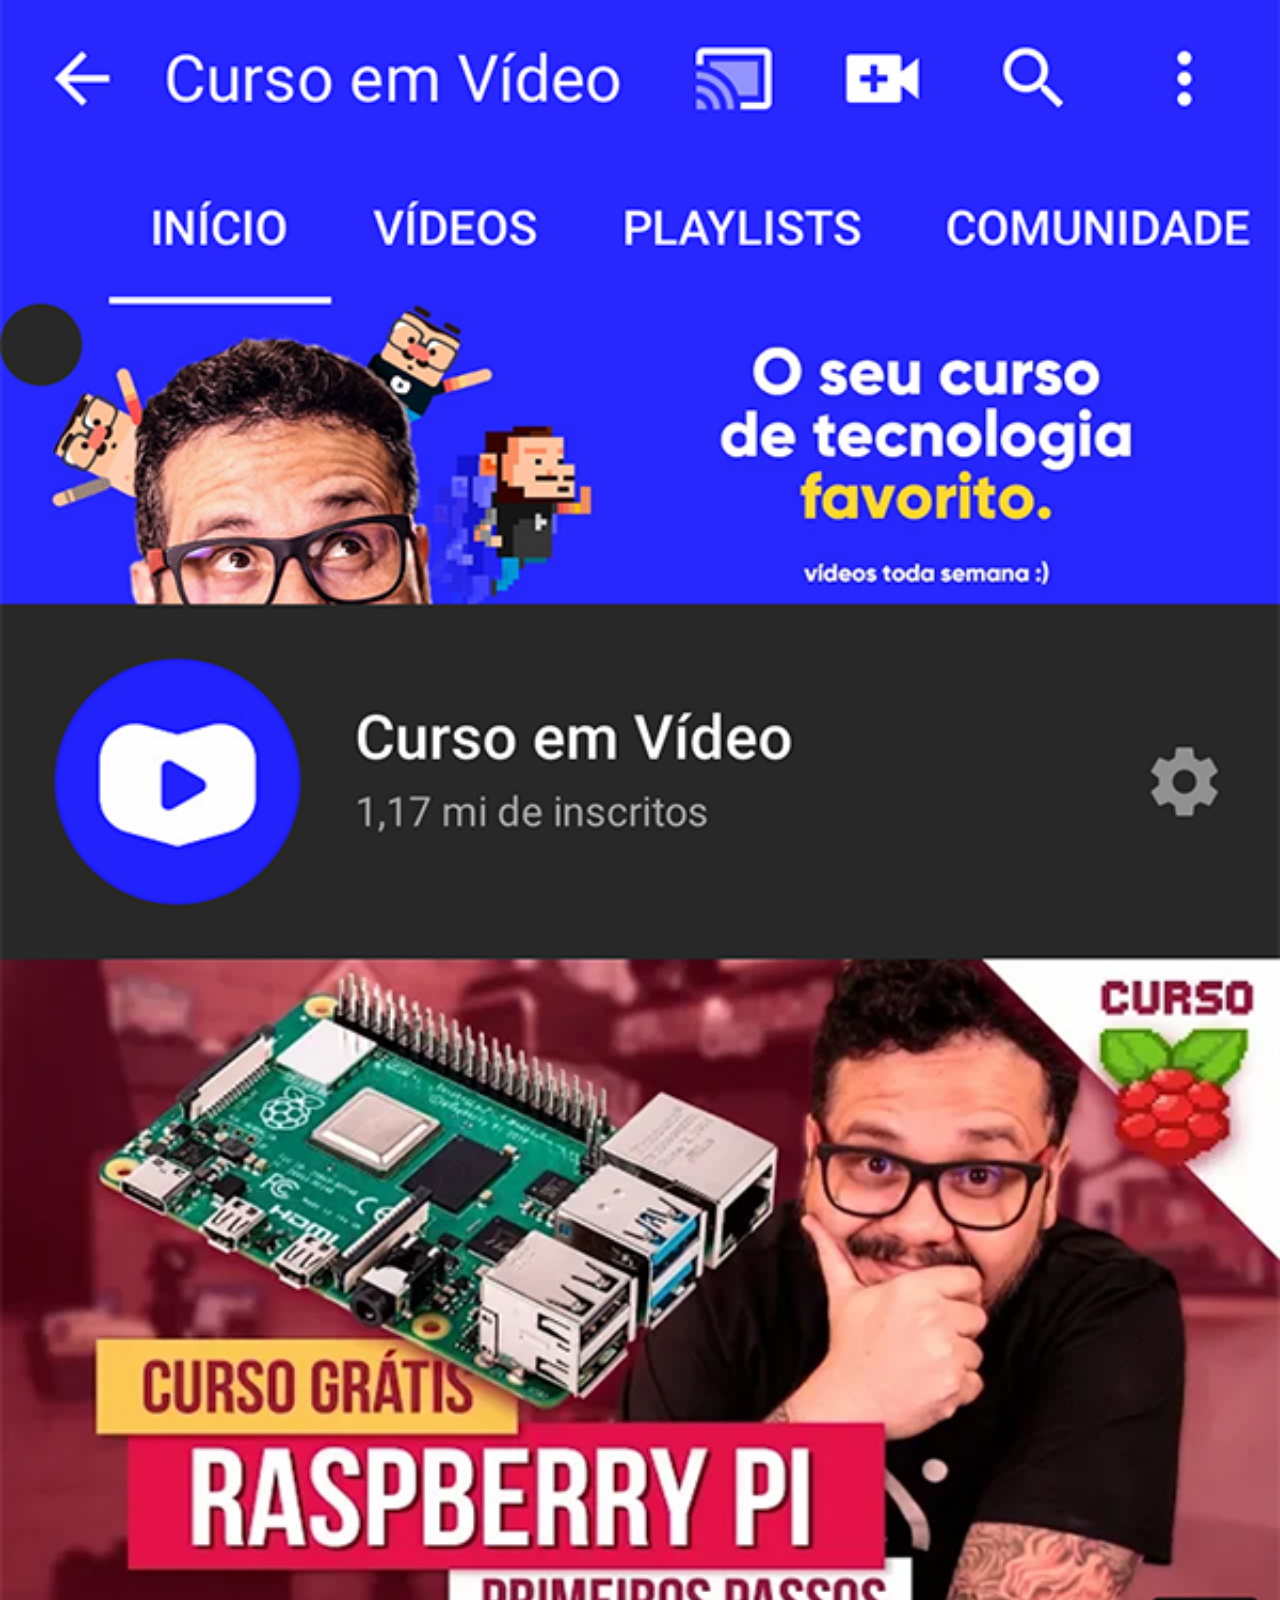
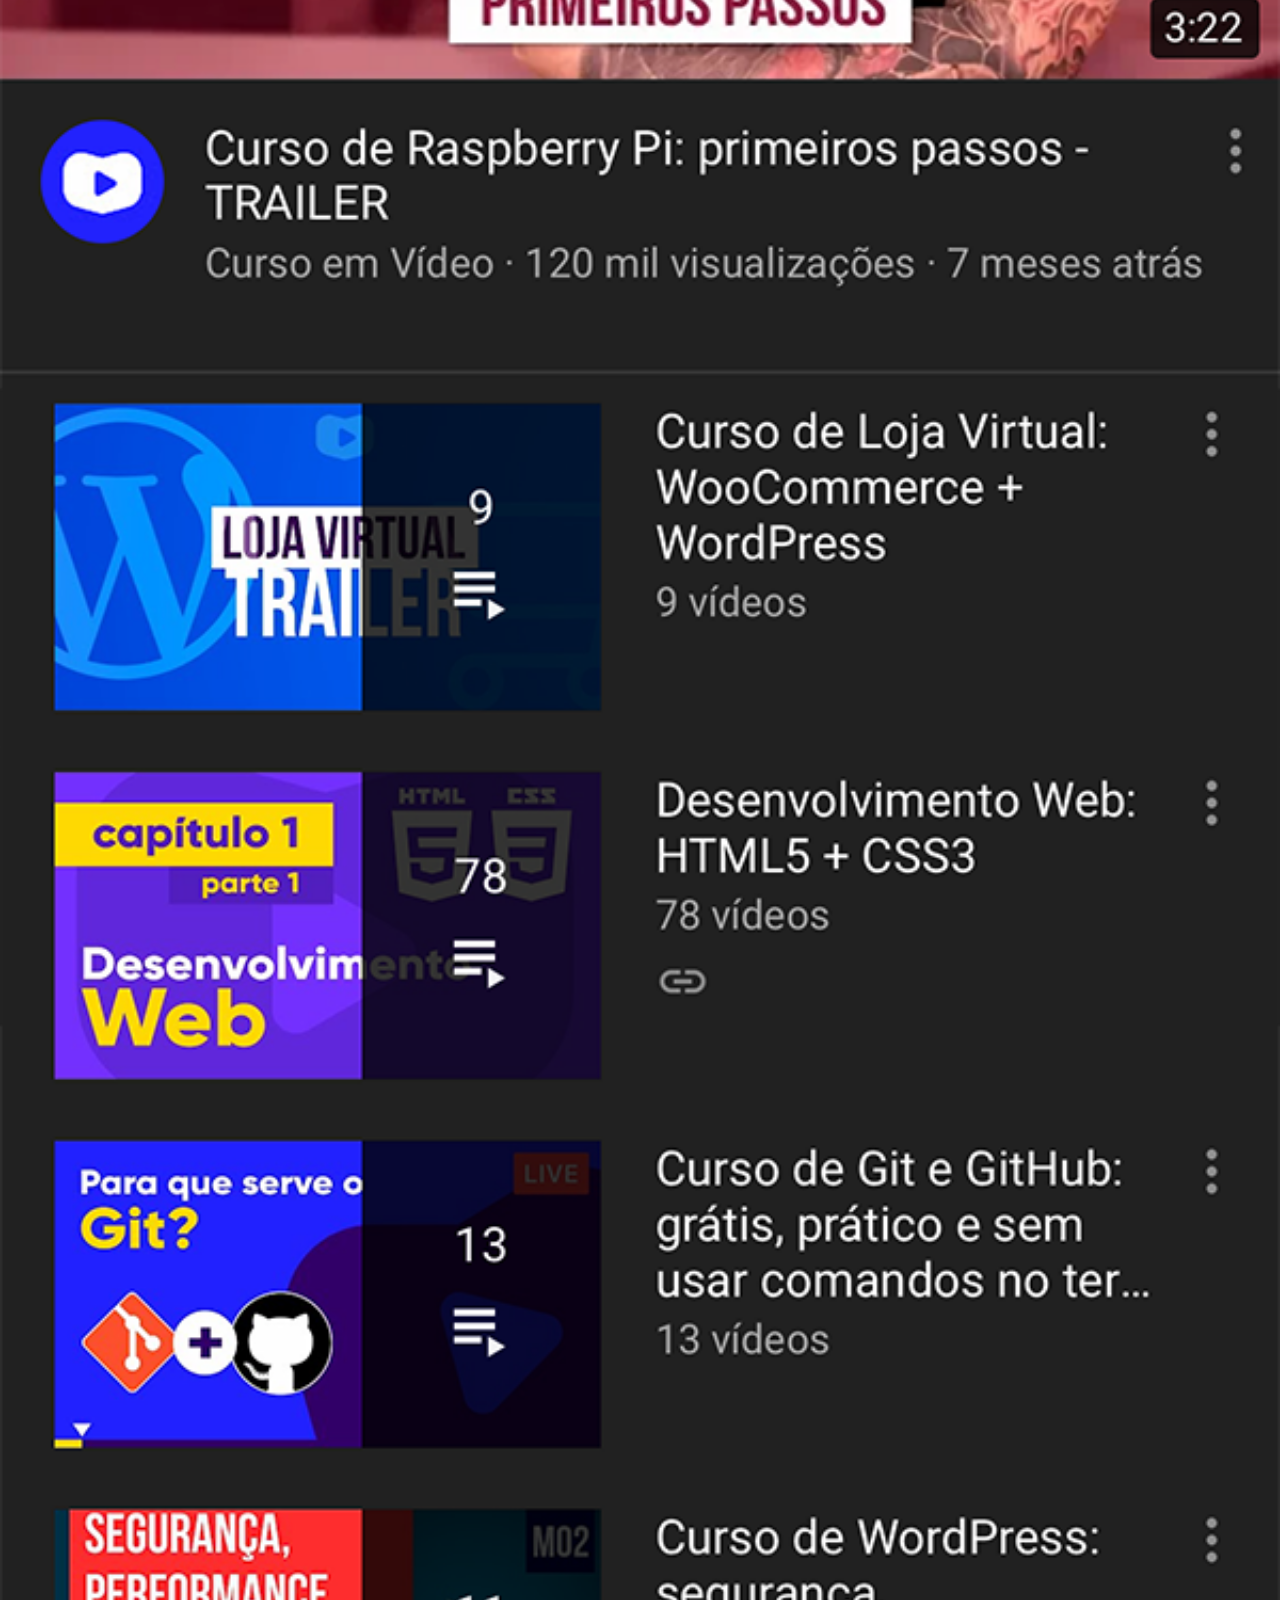
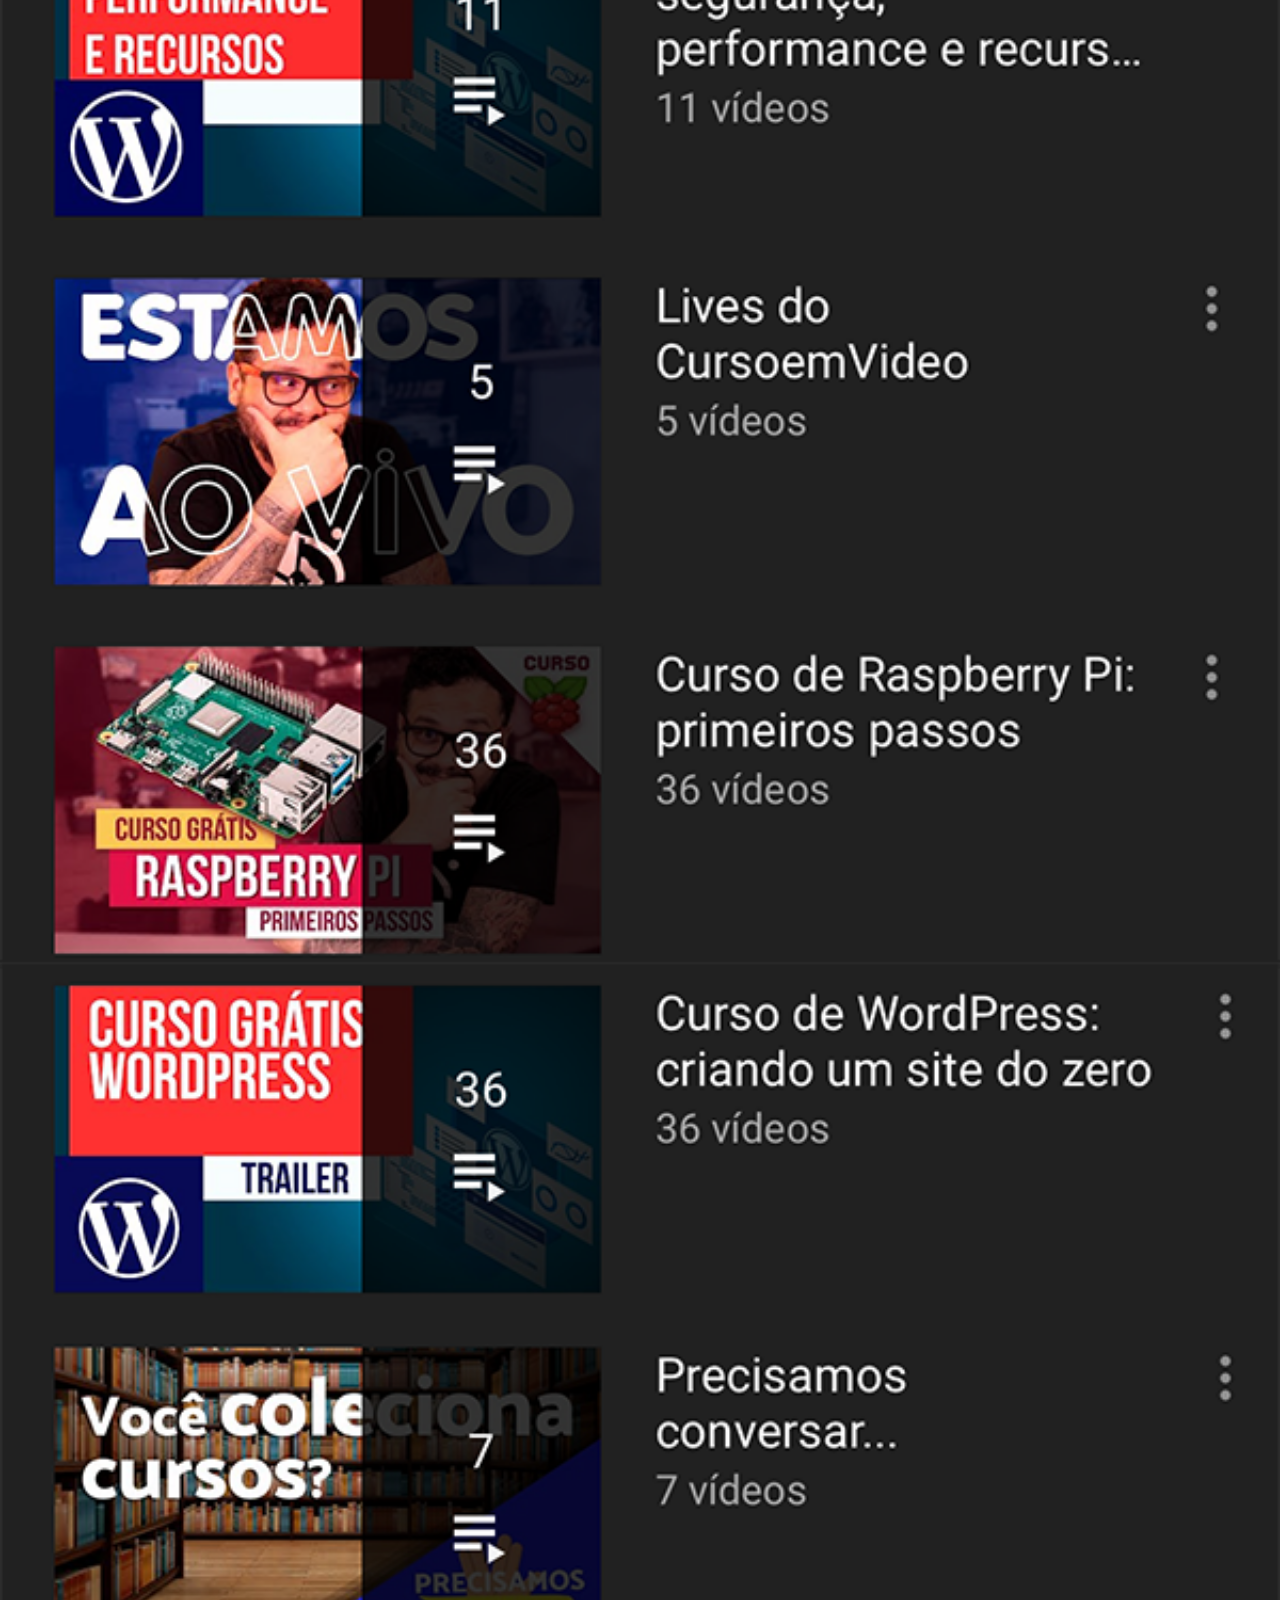
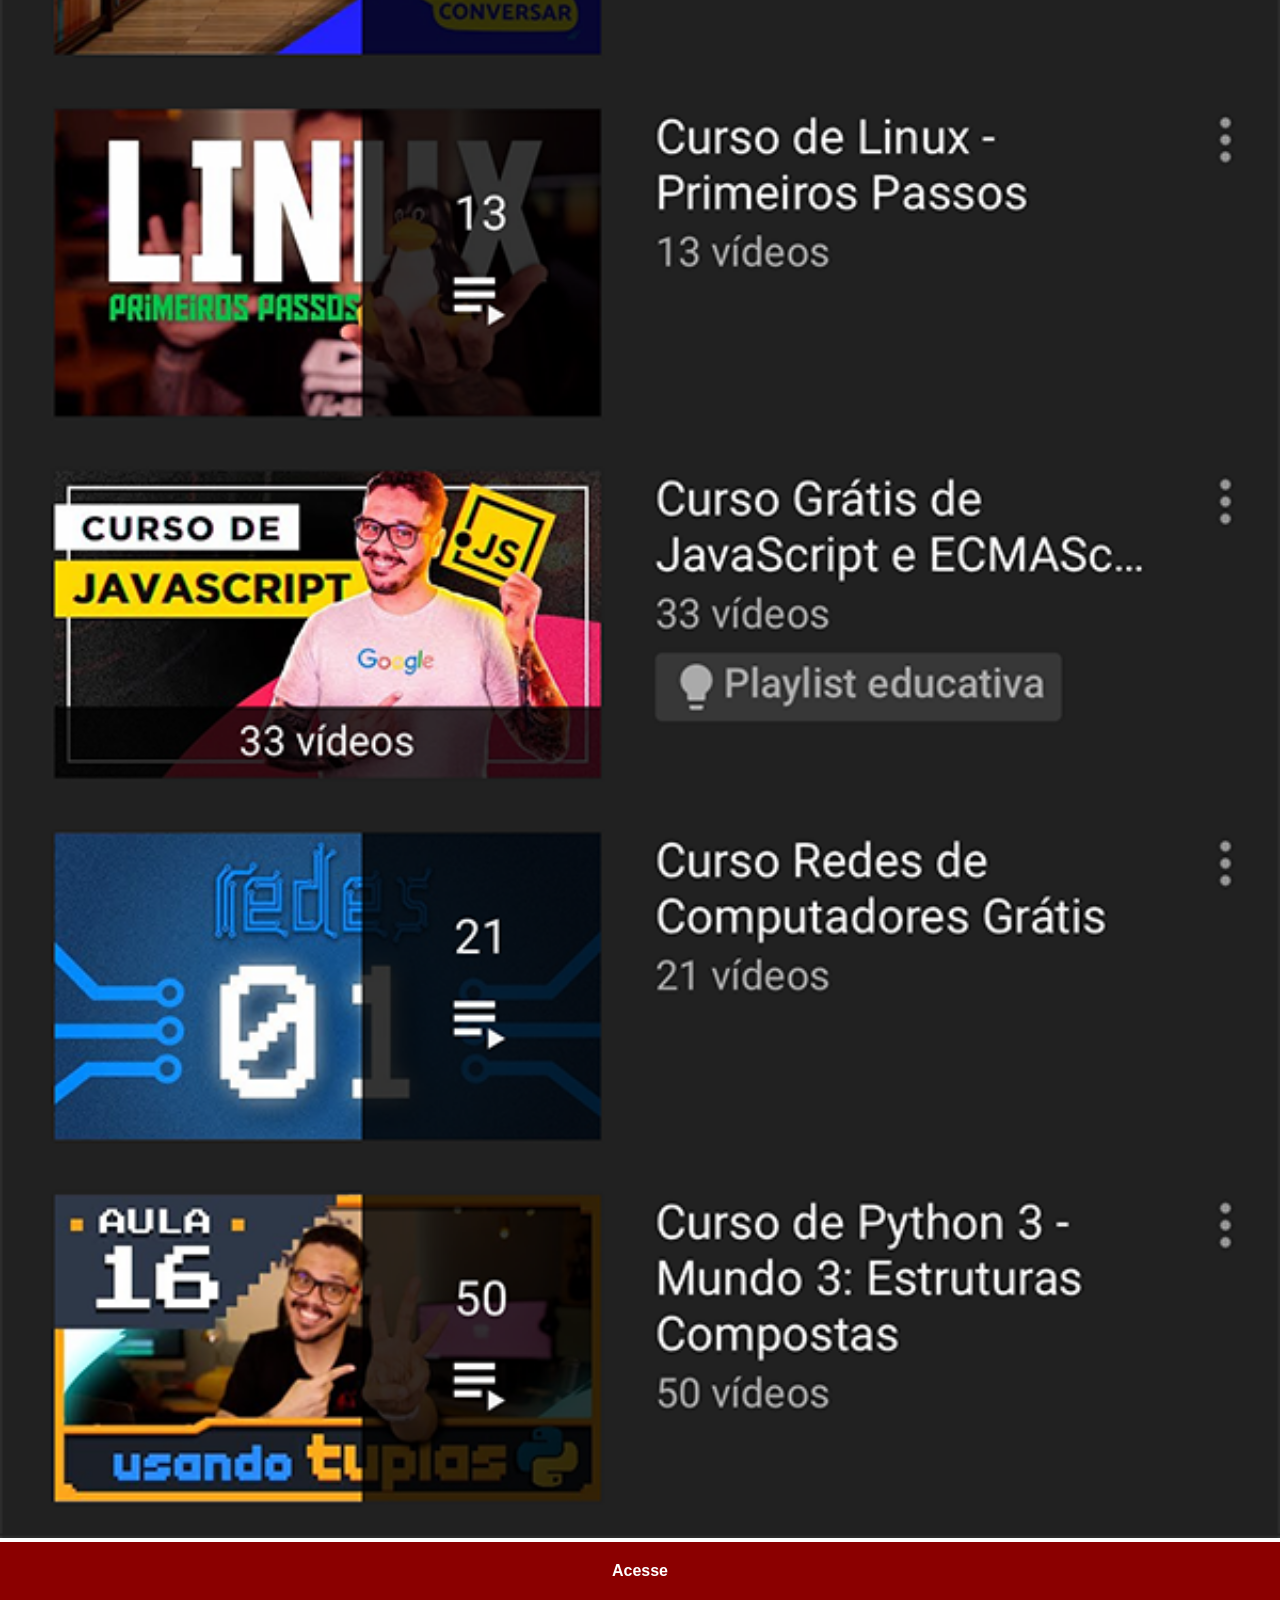
<file: youtube.html>
<!DOCTYPE html>
<html lang="pt-br">
<head>
    <meta charset="UTF-8">
    <meta name="viewport" content="width=device-width, initial-scale=1.0">
    <title>Youtube</title>
    <link rel="stylesheet" href="estilos/social.css">
</head>
<body>
    <img src="imagens/tela-youtube.png" alt="Youtube">
    <a href="https://www.youtube.com/@cursoemvideo/playlists" target="_blank">Acesse</a>
</body>
</html>
</file>
<file: estilos/style.css>
@charset "UTF-8";

* {
    margin: 0px;
    padding: 0px;
    font-family: Arial, Helvetica, sans-serif;
}

html, body {
    height: 100vh;
    width: 100%;
    background-color: black;
}

body {
    background: url(../imagens/fundo-madeira.jpg) no-repeat top  center;
    background-size: cover;
    background-attachment: fixed;
}

main {
    min-height: 100vh;
    position: relative;
}

section#telefone {
    top: 50%;
    left: 50%;
    transform: translate(-50%, -50%);
    position: absolute;

    height: 627px;
    width: 300px;
    background: url(../imagens/frame-iphone.png) no-repeat;
}

iframe#tela {
    position: relative;
    top: 80px;
    left: 22px;
    width: 267px;
    height: 471px;
}

section#redes-sociais {
    text-align: right;
}

section#redes-sociais img {
    width: 50px;
    margin: 10px;
    border-radius: 50%;
    box-shadow: 2px 2px 5px rgba(0, 0, 0, 0.445);
    box-sizing: border-box;
}

section#redes-sociais img:hover{
    border: 2px solid rgba(255, 255, 255, 0.425);
    transform: translate(-3px, -3px);
    box-shadow: 5px 5px 10px rgba(0, 0, 0, 0.623);
    transition: transform .3s;
}
</file>
<file: estilos/social.css>
@charset "UTF-8";

        * {
            margin: 0px;
            padding: 0px;
            font-family: Arial, Helvetica, sans-serif;
        }
        ::-webkit-scrollbar {
            width: 0px;
            height: 0px;
        }

        img {
            width: 100vw;
        }

        a {
            display: block;
            background-color: darkred;
            color: white;
            padding: 20px;
            text-align: center;
            font-weight: bolder;
            text-decoration: none;
        }

        a:hover {
            background-color: red;
        }
</file>
